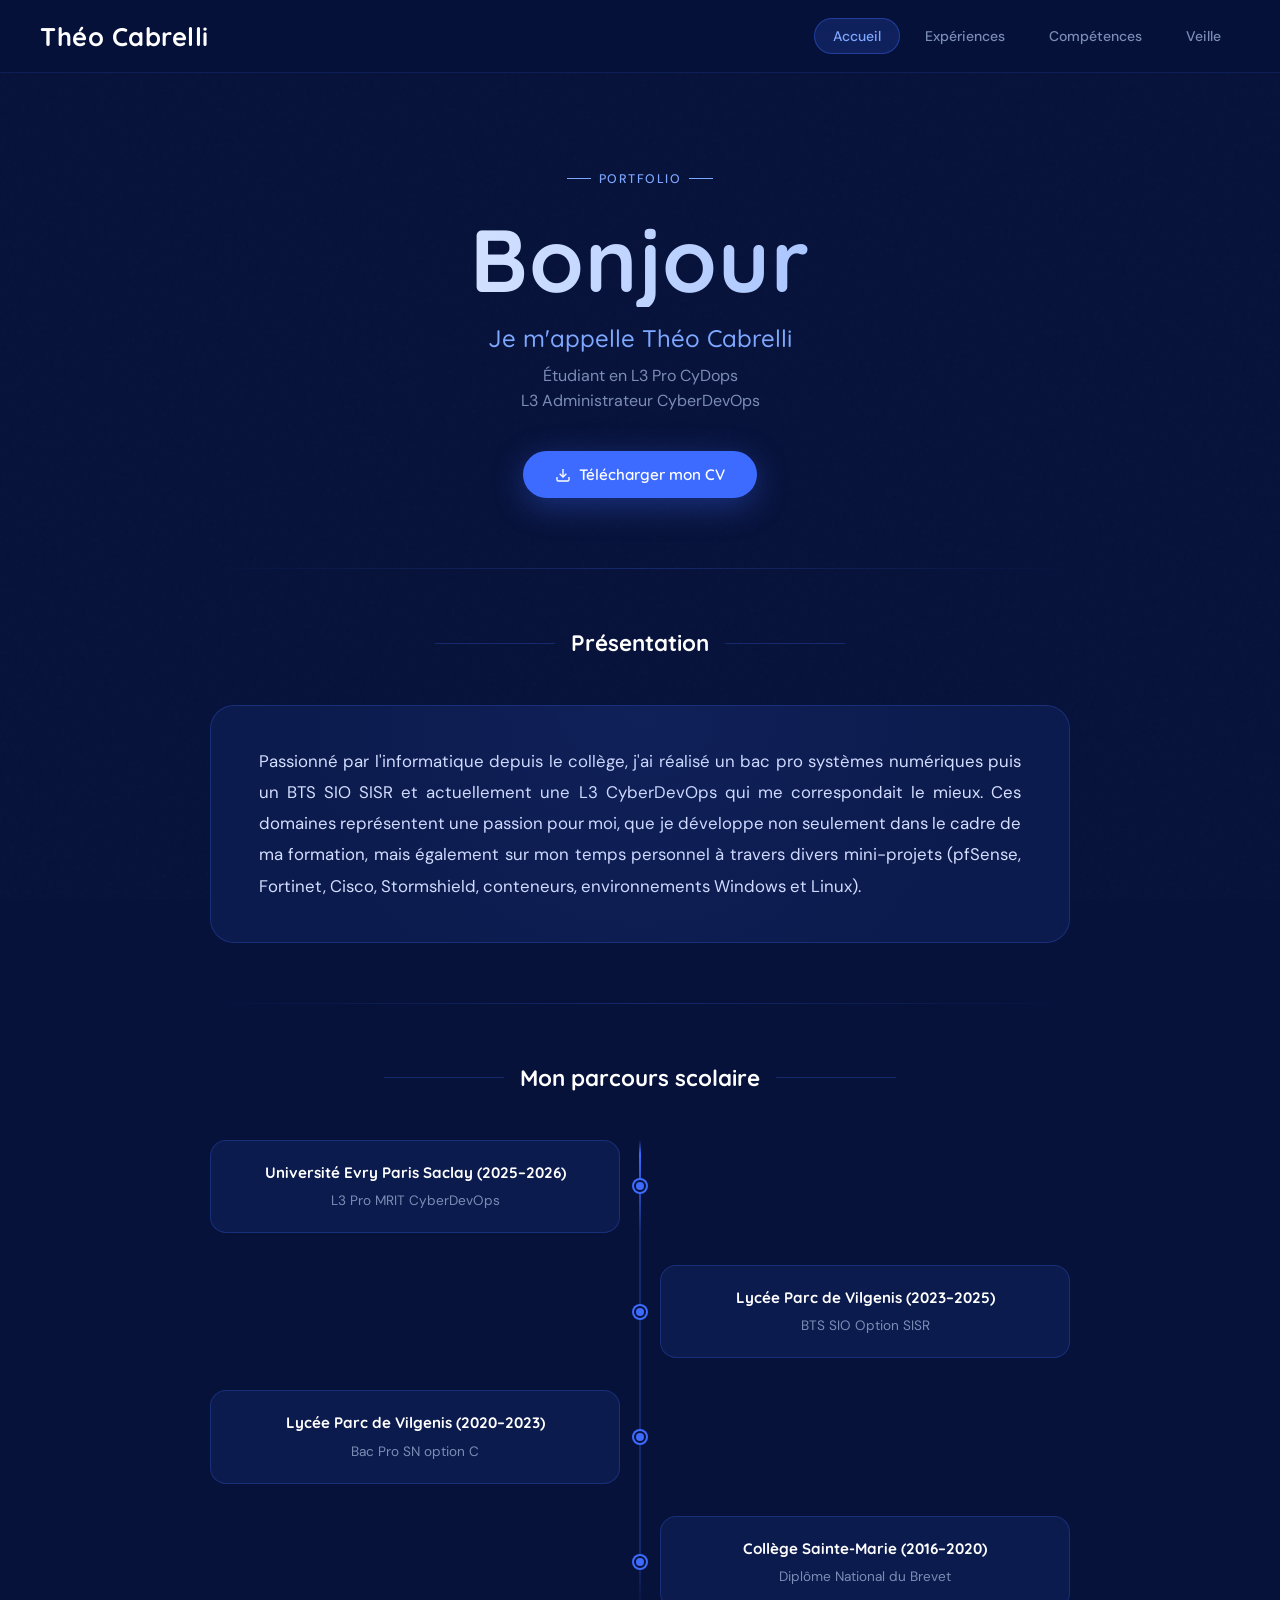
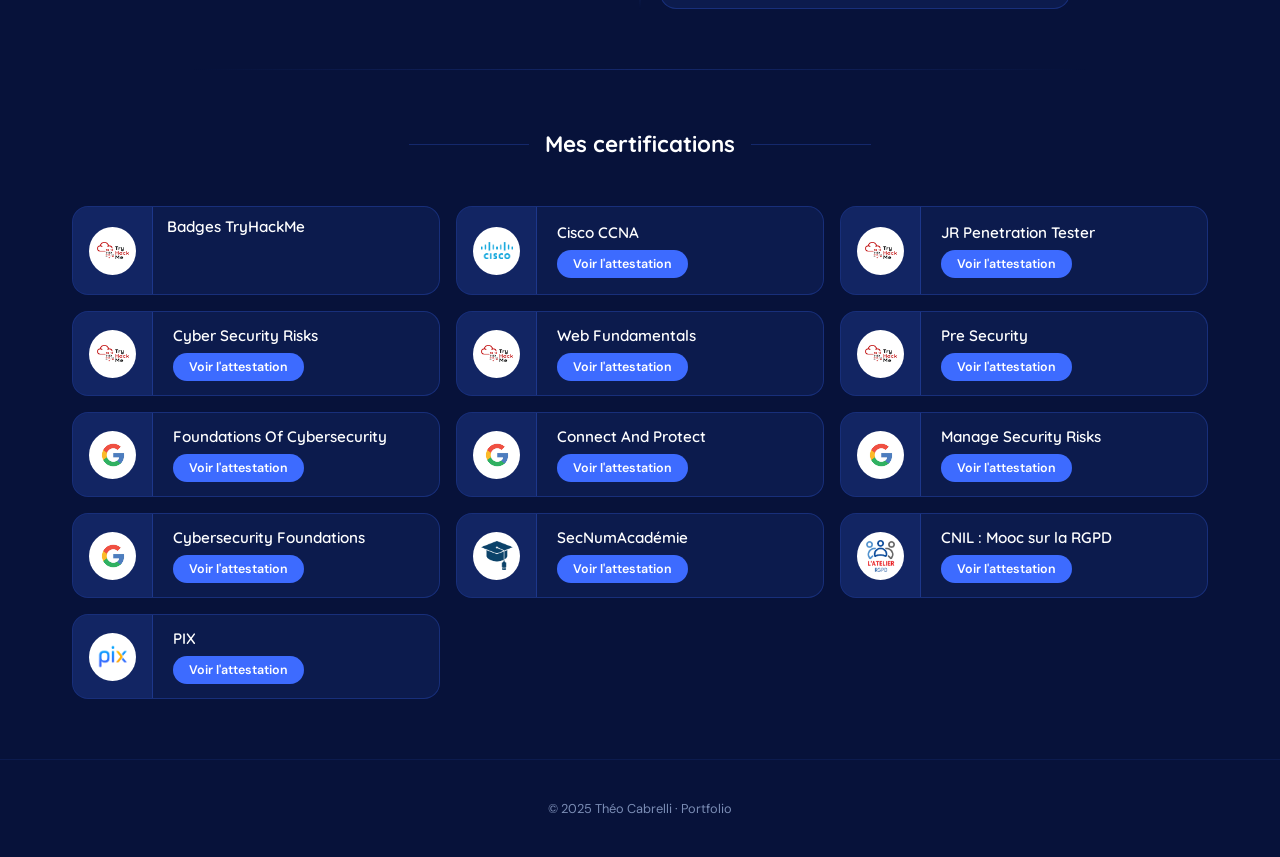
<file: index.html>
<!DOCTYPE html>
<html lang="fr">
<head>
  <meta charset="utf-8">
  <meta name="viewport" content="width=device-width, initial-scale=1.0">
  <title>Théo Cabrelli — Portfolio</title>
  <link rel="preconnect" href="https://fonts.googleapis.com">
  <link href="https://fonts.googleapis.com/css2?family=Quicksand:wght@400;500;600;700&family=DM+Sans:ital,wght@0,300;0,400;0,500;1,300&display=swap" rel="stylesheet">
  <style>
    :root {
      --navy: #07123a;
      --blue: #1230a0;
      --accent: #3d6bff;
      --accent2: #7ea8ff;
      --white: #ffffff;
      --text: #d4deff;
      --muted: #7b8db5;
      --card-bg: #0c1b4d;
      --card-border: rgba(61, 107, 255, 0.25);
      --glow: rgba(61, 107, 255, 0.15);
    }

    * { margin: 0; padding: 0; box-sizing: border-box; }

    body {
      font-family: 'DM Sans', sans-serif;
      background-color: var(--navy);
      color: var(--text);
      min-height: 100vh;
      overflow-x: hidden;
    }

    body::before {
      content: '';
      position: fixed;
      inset: 0;
      background-image: url("data:image/svg+xml,%3Csvg viewBox='0 0 256 256' xmlns='http://www.w3.org/2000/svg'%3E%3Cfilter id='noise'%3E%3CfeTurbulence type='fractalNoise' baseFrequency='0.9' numOctaves='4' stitchTiles='stitch'/%3E%3C/filter%3E%3Crect width='100%25' height='100%25' filter='url(%23noise)' opacity='0.04'/%3E%3C/svg%3E");
      pointer-events: none;
      z-index: 0;
      opacity: 0.5;
    }

    /* ===== NAV ===== */
    header {
      position: sticky;
      top: 0;
      z-index: 100;
      padding: 18px 24px;
      backdrop-filter: blur(20px);
      background: rgba(7, 18, 58, 0.85);
      border-bottom: 1px solid rgba(61, 107, 255, 0.15);
    }

    nav {
      max-width: 1200px;
      margin: 0 auto;
      display: flex;
      align-items: center;
      justify-content: space-between;
      flex-wrap: wrap;
      gap: 12px;
    }

    .nom {
      font-family: 'Quicksand', sans-serif;
      font-weight: 700;
      font-size: 1.6rem;
      color: var(--white);
      letter-spacing: 0.02em;
    }

    .nav-links {
      display: flex;
      gap: 6px;
      flex-wrap: wrap;
    }

    .nav-links a {
      font-family: 'DM Sans', sans-serif;
      font-size: 0.875rem;
      font-weight: 500;
      color: var(--muted);
      text-decoration: none;
      padding: 8px 18px;
      border-radius: 50px;
      border: 1px solid transparent;
      transition: all 0.25s ease;
    }

    .nav-links a:hover,
    .nav-links a.active {
      color: var(--white);
      border-color: var(--card-border);
      background: rgba(61, 107, 255, 0.12);
    }

    .nav-links a.active {
      color: var(--accent2);
      background: rgba(61, 107, 255, 0.18);
      border-color: rgba(61, 107, 255, 0.4);
    }

    /* ===== HERO ===== */
    .hero {
      max-width: 1200px;
      margin: 0 auto;
      padding: 90px 32px 70px;
      position: relative;
      z-index: 1;
      text-align: center;
    }

    .hero-label {
      display: inline-flex;
      align-items: center;
      gap: 8px;
      font-size: 0.78rem;
      font-weight: 500;
      letter-spacing: 0.12em;
      text-transform: uppercase;
      color: var(--accent2);
      margin-bottom: 24px;
    }

    .hero-label::before,
    .hero-label::after {
      content: '';
      width: 24px;
      height: 1px;
      background: var(--accent2);
    }

    .hero h1 {
      font-family: 'Quicksand', sans-serif;
      font-size: clamp(2.8rem, 7vw, 5.5rem);
      font-weight: 700;
      color: var(--white);
      line-height: 1.1;
      letter-spacing: 0.01em;
      margin-bottom: 16px;
      background: linear-gradient(90deg, #ffffff, var(--accent2), #ffffff);
      background-size: 200% auto;
      -webkit-background-clip: text;
      -webkit-text-fill-color: transparent;
      background-clip: text;
      animation: shine 4s linear infinite;
    }

    @keyframes shine {
      to { background-position: 200% center; }
    }

    .hero h2 {
      font-family: 'Quicksand', sans-serif;
      font-size: clamp(1.1rem, 2.5vw, 1.5rem);
      font-weight: 500;
      color: var(--accent2);
      margin-bottom: 12px;
    }

    .hero p {
      font-size: 1rem;
      color: var(--muted);
      margin-bottom: 4px;
    }

    .hero-cta {
      margin-top: 36px;
      display: inline-flex;
      align-items: center;
      gap: 8px;
      background: var(--accent);
      color: white;
      font-family: 'Quicksand', sans-serif;
      font-weight: 600;
      font-size: 0.95rem;
      padding: 14px 32px;
      border-radius: 50px;
      text-decoration: none;
      transition: all 0.3s ease;
      box-shadow: 0 8px 32px rgba(61, 107, 255, 0.35);
    }

    .hero-cta:hover {
      transform: translateY(-3px);
      box-shadow: 0 12px 40px rgba(61, 107, 255, 0.5);
      background: #5580ff;
    }

    /* ===== DIVIDER ===== */
    .divider {
      max-width: 900px;
      margin: 0 auto;
      height: 1px;
      background: linear-gradient(to right, transparent, var(--card-border), transparent);
      position: relative;
      z-index: 1;
    }

    /* ===== SECTIONS ===== */
    .section {
      max-width: 1200px;
      margin: 0 auto;
      padding: 60px 32px;
      position: relative;
      z-index: 1;
    }

    .section-label {
      display: flex;
      align-items: center;
      justify-content: center;
      gap: 16px;
      margin-bottom: 48px;
    }

    .section-label::before,
    .section-label::after {
      content: '';
      flex: 1;
      max-width: 120px;
      height: 1px;
      background: var(--card-border);
    }

    .section-label h3 {
      font-family: 'Quicksand', sans-serif;
      font-size: 1.4rem;
      font-weight: 700;
      color: var(--white);
      white-space: nowrap;
    }

    /* ===== PRÉSENTATION ===== */
    .presentation-box {
      background: var(--card-bg);
      border: 1px solid var(--card-border);
      border-radius: 24px;
      padding: 40px 48px;
      max-width: 860px;
      margin: 0 auto;
      text-align: center;
      position: relative;
      overflow: hidden;
    }

    .presentation-box::before {
      content: '';
      position: absolute;
      inset: 0;
      background: radial-gradient(circle at top center, rgba(61,107,255,0.07), transparent 70%);
      pointer-events: none;
    }

    .presentation-box p {
      font-size: 1.05rem;
      line-height: 1.85;
      color: var(--text);
      text-align: justify;
    }

    .presentation-box strong {
      color: var(--accent2);
      font-weight: 600;
    }

    /* ===== TIMELINE SCOLAIRE ===== */
    .timeline-wrap {
      position: relative;
      max-width: 860px;
      margin: 0 auto;
    }

    .timeline-wrap::before {
      content: '';
      position: absolute;
      left: 50%;
      top: 0;
      bottom: 0;
      width: 2px;
      background: linear-gradient(to bottom, transparent, var(--accent) 3%, var(--card-border) 20%, var(--card-border) 90%, transparent);
      transform: translateX(-50%);
      z-index: 0;
    }

    .timeline-sco {
      display: flex;
      flex-direction: column;
      gap: 32px;
      position: relative;
      z-index: 1;
    }

    .evt-sco {
      display: grid;
      grid-template-columns: 1fr 40px 1fr;
      align-items: center;
      opacity: 0;
      transform: translateY(20px);
      animation: fadeUp 0.5s ease forwards;
    }

    .evt-sco:nth-child(1) { animation-delay: 0.1s; }
    .evt-sco:nth-child(2) { animation-delay: 0.2s; }
    .evt-sco:nth-child(3) { animation-delay: 0.3s; }
    .evt-sco:nth-child(4) { animation-delay: 0.4s; }

    @keyframes fadeUp {
      to { opacity: 1; transform: translateY(0); }
    }

    .cadre-sco { grid-column: auto; }

    .sco-dot {
      display: flex;
      justify-content: center;
      grid-column: 2;
      grid-row: 1;
    }

    /* odd = cadre GAUCHE */
    .evt-sco:nth-child(odd) .cadre-sco  { grid-column: 1; grid-row: 1; }
    .evt-sco:nth-child(odd) .sco-empty  { grid-column: 3; grid-row: 1; }

    /* even = cadre DROITE */
    .evt-sco:nth-child(even) .cadre-sco { grid-column: 3; grid-row: 1; }
    .evt-sco:nth-child(even) .sco-empty { grid-column: 1; grid-row: 1; }

    .sco-dot-inner {
      width: 12px;
      height: 12px;
      border-radius: 50%;
      background: var(--accent);
      border: 2px solid var(--navy);
      box-shadow: 0 0 0 2px var(--accent);
    }

    .cadre-sco {
      background: var(--card-bg);
      border: 1px solid var(--card-border);
      border-radius: 16px;
      padding: 20px 24px;
      font-size: 0.9rem;
      line-height: 1.6;
      transition: all 0.3s ease;
      text-align: center;
    }

    .cadre-sco:hover {
      border-color: rgba(61,107,255,0.5);
      transform: translateY(-3px);
      box-shadow: 0 12px 32px rgba(0,0,0,0.25);
    }

    .cadre-sco strong {
      display: block;
      font-family: 'Quicksand', sans-serif;
      font-weight: 700;
      color: var(--white);
      font-size: 0.95rem;
      margin-bottom: 4px;
    }

    .cadre-sco span {
      color: var(--muted);
      font-size: 0.85rem;
    }

    /* ===== CERTIFICATIONS ===== */
    .cert-grid {
      display: grid;
      grid-template-columns: repeat(auto-fit, minmax(360px, 1fr));
      gap: 16px;
    }

    .cadre-cert {
      display: flex;
      align-items: center;
      gap: 0;
      background: var(--card-bg);
      border: 1px solid var(--card-border);
      border-radius: 16px;
      overflow: hidden;
      min-height: 80px;
      transition: all 0.3s ease;
    }

    .cadre-cert:hover {
      border-color: rgba(61,107,255,0.5);
      transform: translateY(-3px);
      box-shadow: 0 12px 32px rgba(0,0,0,0.3);
    }

    .cadre-gauche {
      background: rgba(61, 107, 255, 0.12);
      border-right: 1px solid var(--card-border);
      padding: 16px;
      display: flex;
      align-items: center;
      justify-content: center;
      width: 80px;
      flex-shrink: 0;
      align-self: stretch;
    }

    .rond-blanc {
      width: 48px;
      height: 48px;
      background: white;
      border-radius: 50%;
      display: flex;
      justify-content: center;
      align-items: center;
      overflow: hidden;
    }

    .rond-blanc img {
      width: 32px;
      height: 32px;
      object-fit: contain;
    }

    .cadre-droit {
      padding: 14px 20px;
      flex: 1;
      display: flex;
      flex-direction: column;
      justify-content: center;
      gap: 8px;
    }

    .cadre-droit p {
      font-family: 'Quicksand', sans-serif;
      font-weight: 600;
      font-size: 0.95rem;
      color: var(--white);
      margin: 0;
    }

    .bouton {
      display: inline-block;
      background: var(--accent);
      color: white;
      padding: 6px 16px;
      border-radius: 50px;
      text-decoration: none;
      font-size: 0.78rem;
      font-weight: 600;
      width: fit-content;
      transition: all 0.25s ease;
    }

    .bouton:hover {
      background: #5580ff;
      transform: translateY(-1px);
    }

    /* ===== FOOTER ===== */
    footer {
      text-align: center;
      padding: 40px;
      font-size: 0.8rem;
      color: var(--muted);
      border-top: 1px solid rgba(61,107,255,0.1);
      position: relative;
      z-index: 1;
    }

    /* ===== RESPONSIVE ===== */
    @media (max-width: 860px) {
      .timeline-wrap::before { display: none; }
      .evt-sco { display: flex; flex-direction: column; }
      .sco-empty, .sco-dot { display: none; }
      .cadre-sco { width: 100%; }
      .cert-grid { grid-template-columns: 1fr; }
      .presentation-box { padding: 28px 24px; }
    }

    @media (max-width: 600px) {
      nav { flex-direction: column; }
      .nav-links { justify-content: center; }
      .hero { padding: 60px 20px 50px; }
      .section { padding: 40px 20px; }
    }
  </style>
</head>
<body>

<header>
  <nav>
    <div class="nom">Théo Cabrelli</div>
    <div class="nav-links">
      <a href="index.html" class="active">Accueil</a>
      <a href="experiences.html">Expériences</a>
      <a href="competences.html">Compétences</a>
      <a href="veille_technologique.html">Veille</a>
    </div>
  </nav>
</header>

<!-- HERO -->
<section class="hero">
  <div class="hero-label">Portfolio</div>
  <h1>Bonjour</h1>
  <h2>Je m'appelle Théo Cabrelli</h2>
  <p>Étudiant en L3 Pro CyDops</p>
  <p>L3 Administrateur CyberDevOps</p>
  <a href="documents/CV_Theo_Cabrelli.pdf" class="hero-cta">
    <svg width="16" height="16" fill="none" stroke="currentColor" stroke-width="2" viewBox="0 0 24 24"><path d="M21 15v4a2 2 0 01-2 2H5a2 2 0 01-2-2v-4"/><polyline points="7 10 12 15 17 10"/><line x1="12" y1="15" x2="12" y2="3"/></svg>
    Télécharger mon CV
  </a>
</section>

<div class="divider"></div>

<!-- PRÉSENTATION -->
<section class="section">
  <div class="section-label"><h3>Présentation</h3></div>
  <div class="presentation-box">
    <p>
      Passionné par l'informatique depuis le collège, j'ai réalisé un bac pro systèmes numériques puis un BTS SIO SISR et actuellement une L3 CyberDevOps qui me correspondait le mieux. Ces domaines représentent une passion pour moi, que je développe non seulement dans le cadre de ma formation, mais également sur mon temps personnel à travers divers mini-projets (pfSense, Fortinet, Cisco, Stormshield, conteneurs, environnements Windows et Linux).
    </p>
  </div>
</section>

<div class="divider"></div>

<!-- PARCOURS SCOLAIRE -->
<section class="section">
  <div class="section-label"><h3>Mon parcours scolaire</h3></div>
  <div class="timeline-wrap">
    <div class="timeline-sco">

      <div class="evt-sco">
        <div class="cadre-sco">
          <strong>Université Evry Paris Saclay (2025–2026)</strong>
          <span>L3 Pro MRIT CyberDevOps</span>
        </div>
        <div class="sco-dot"><div class="sco-dot-inner"></div></div>
        <div class="sco-empty"></div>
      </div>

      <div class="evt-sco">
        <div class="cadre-sco">
          <strong>Lycée Parc de Vilgenis (2023–2025)</strong>
          <span>BTS SIO Option SISR</span>
        </div>
        <div class="sco-dot"><div class="sco-dot-inner"></div></div>
        <div class="sco-empty"></div>
      </div>

      <div class="evt-sco">
        <div class="cadre-sco">
          <strong>Lycée Parc de Vilgenis (2020–2023)</strong>
          <span>Bac Pro SN option C</span>
        </div>
        <div class="sco-dot"><div class="sco-dot-inner"></div></div>
        <div class="sco-empty"></div>
      </div>

      <div class="evt-sco">
        <div class="cadre-sco">
          <strong>Collège Sainte-Marie (2016–2020)</strong>
          <span>Diplôme National du Brevet</span>
        </div>
        <div class="sco-dot"><div class="sco-dot-inner"></div></div>
        <div class="sco-empty"></div>
      </div>

    </div>
  </div>
</section>

<div class="divider"></div>

<!-- CERTIFICATIONS -->
<section class="section">
  <div class="section-label"><h3>Mes certifications</h3></div>
  <div class="cert-grid">

    <div class="cadre-cert">
      <div class="cadre-gauche"><div class="rond-blanc"><img src="images/thm_logo.png" alt="TryHackMe"></div></div>
      <div class="cadre-droit" style="overflow: hidden; padding: 10px 14px;">
        <p>Badges TryHackMe</p>
        <div style="width: 100%; overflow: hidden; height: 36px; margin-top: 4px;">
         <iframe src="https://tryhackme.com/api/v2/badges/public-profile?userPublicId=1260515"
            style="border:none; width: 600px; height: 150px; transform: scale(0.40); transform-origin: top left">
          </iframe>

        </div>
      </div>
    </div>

    <div class="cadre-cert">
      <div class="cadre-gauche"><div class="rond-blanc"><img src="images/Cisco_logo.png" alt="Cisco"></div></div>
      <div class="cadre-droit">
        <p>Cisco CCNA</p>
        <a href="documents/certifications/certificate_theo_cabrelli.pdf" class="bouton">Voir l'attestation</a>
      </div>
    </div>

    <div class="cadre-cert">
      <div class="cadre-gauche"><div class="rond-blanc"><img src="images/thm_logo.png" alt="THM"></div></div>
      <div class="cadre-droit">
        <p>JR Penetration Tester</p>
        <a href="documents/certifications/THM/THM_JR_Penetration_Tester.pdf" class="bouton">Voir l'attestation</a>
      </div>
    </div>

    <div class="cadre-cert">
      <div class="cadre-gauche"><div class="rond-blanc"><img src="images/thm_logo.png" alt="THM"></div></div>
      <div class="cadre-droit">
        <p>Cyber Security Risks</p>
        <a href="documents/certifications/THM/THM-Cyber_Security_101.pdf" class="bouton">Voir l'attestation</a>
      </div>
    </div>

    <div class="cadre-cert">
      <div class="cadre-gauche"><div class="rond-blanc"><img src="images/thm_logo.png" alt="THM"></div></div>
      <div class="cadre-droit">
        <p>Web Fundamentals</p>
        <a href="documents/certifications/THM/THM-Web_Fundamentals.pdf" class="bouton">Voir l'attestation</a>
      </div>
    </div>

    <div class="cadre-cert">
      <div class="cadre-gauche"><div class="rond-blanc"><img src="images/thm_logo.png" alt="THM"></div></div>
      <div class="cadre-droit">
        <p>Pre Security</p>
        <a href="documents/certifications/THM/THM-Pre_Security.pdf" class="bouton">Voir l'attestation</a>
      </div>
    </div>

    <div class="cadre-cert">
      <div class="cadre-gauche"><div class="rond-blanc"><img src="images/logo_google.jpg" alt="Google"></div></div>
      <div class="cadre-droit">
        <p>Foundations Of Cybersecurity</p>
        <a href="documents/certifications/Google/Foundations_Of_Cybersecurity.pdf" class="bouton">Voir l'attestation</a>
      </div>
    </div>

    <div class="cadre-cert">
      <div class="cadre-gauche"><div class="rond-blanc"><img src="images/logo_google.jpg" alt="Google"></div></div>
      <div class="cadre-droit">
        <p>Connect And Protect</p>
        <a href="documents/certifications/Google/connect_and_protect.pdf" class="bouton">Voir l'attestation</a>
      </div>
    </div>

    <div class="cadre-cert">
      <div class="cadre-gauche"><div class="rond-blanc"><img src="images/logo_google.jpg" alt="Google"></div></div>
      <div class="cadre-droit">
        <p>Manage Security Risks</p>
        <a href="documents/certifications/Google/Manage_Security_Risks.pdf" class="bouton">Voir l'attestation</a>
      </div>
    </div>

    <div class="cadre-cert">
      <div class="cadre-gauche"><div class="rond-blanc"><img src="images/logo_google.jpg" alt="Google"></div></div>
      <div class="cadre-droit">
        <p>Cybersecurity Foundations</p>
        <a href="documents/certifications/Google/Foundations_Of_Cybersecurity.pdf" class="bouton">Voir l'attestation</a>
      </div>
    </div>

    <div class="cadre-cert">
      <div class="cadre-gauche"><div class="rond-blanc"><img src="images/secnum.png" alt="SecNum"></div></div>
      <div class="cadre-droit">
        <p>SecNumAcadémie</p>
        <a href="documents/certifications/SecNumacademie_ANSSI.pdf" class="bouton">Voir l'attestation</a>
      </div>
    </div>

    <div class="cadre-cert">
      <div class="cadre-gauche"><div class="rond-blanc"><img src="images/logo_cnil_rgpd.png" alt="CNIL"></div></div>
      <div class="cadre-droit">
        <p>CNIL : Mooc sur la RGPD</p>
        <a href="documents/certifications/CNIL_Mooc_sur_la_RGPD.pdf" class="bouton">Voir l'attestation</a>
      </div>
    </div>

    <div class="cadre-cert">
      <div class="cadre-gauche"><div class="rond-blanc"><img src="images/Pix_logo.png" alt="PIX"></div></div>
      <div class="cadre-droit">
        <p>PIX</p>
        <a href="documents/certifications/attestation_pix_20230308.pdf" class="bouton">Voir l'attestation</a>
      </div>
    </div>

  </div>
</section>

<footer>
  <p>© 2025 Théo Cabrelli · Portfolio</p>
</footer>

</body>
</html>
</file>
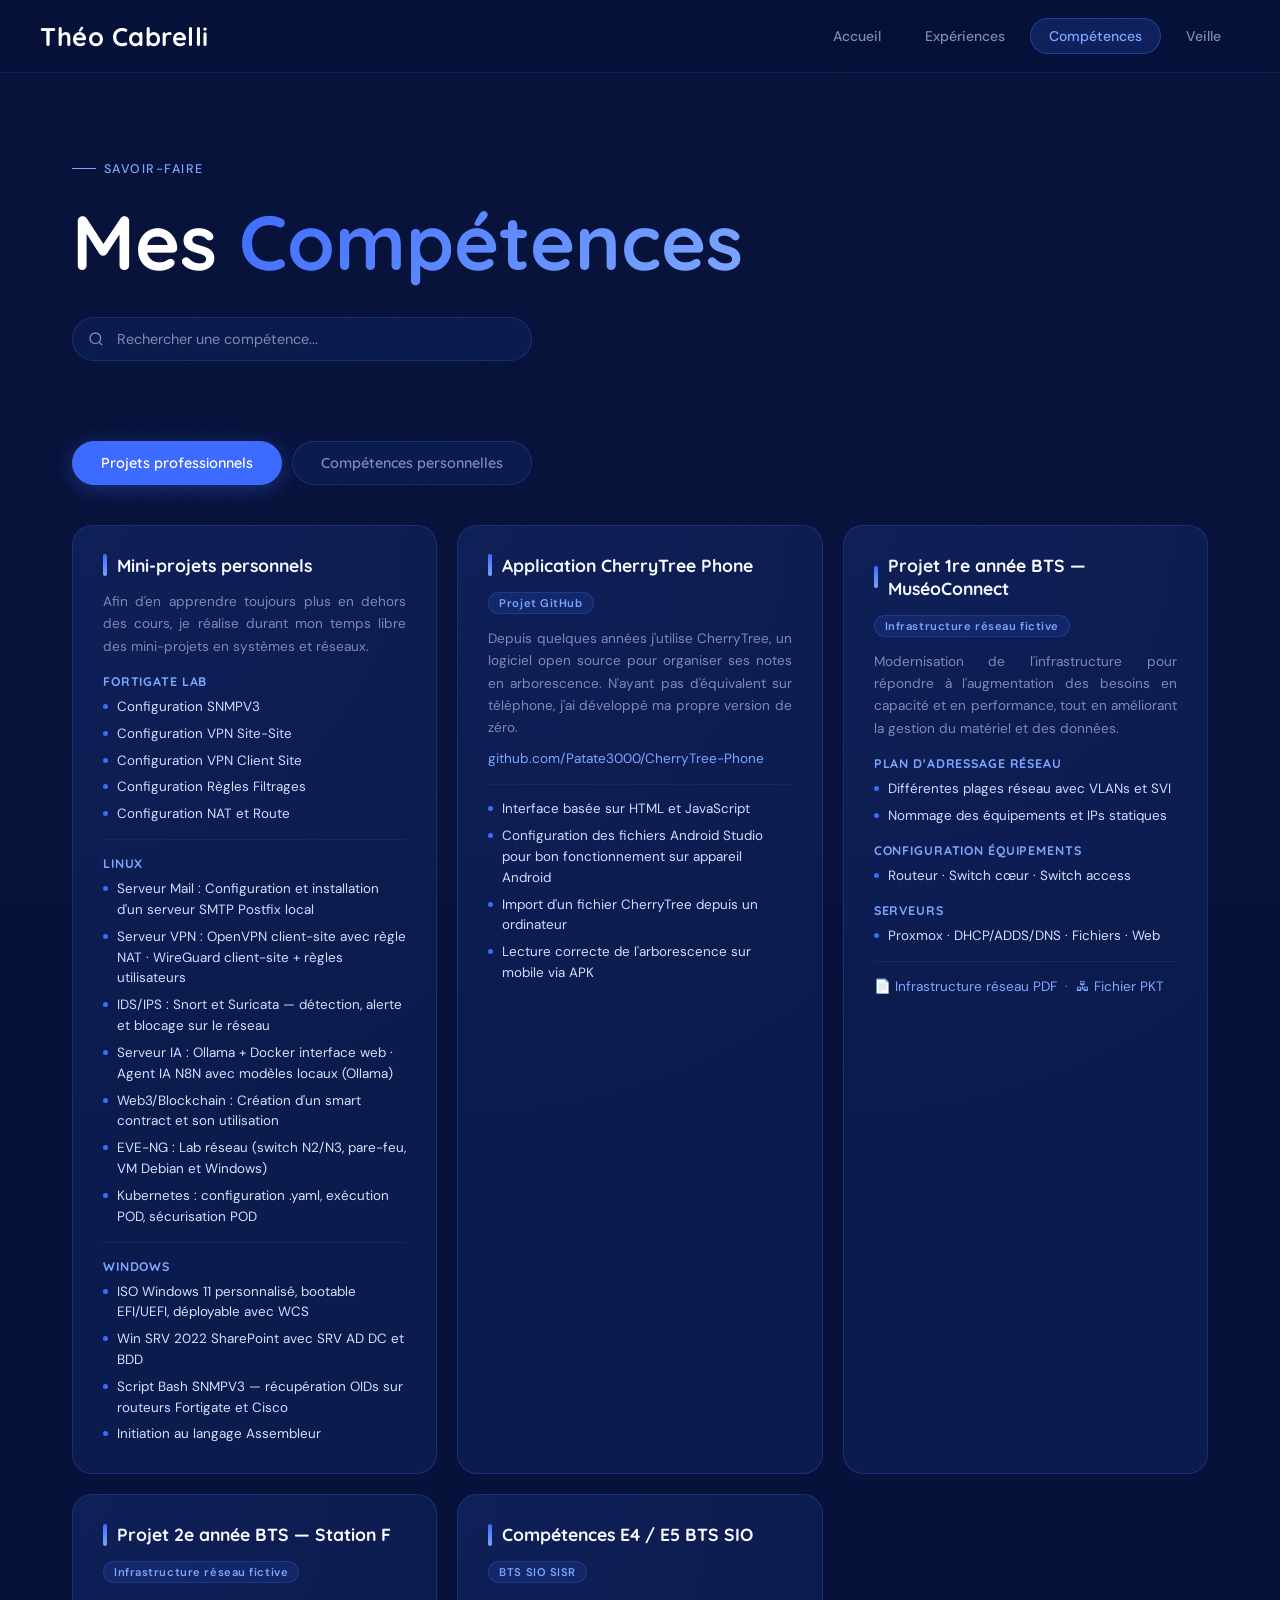
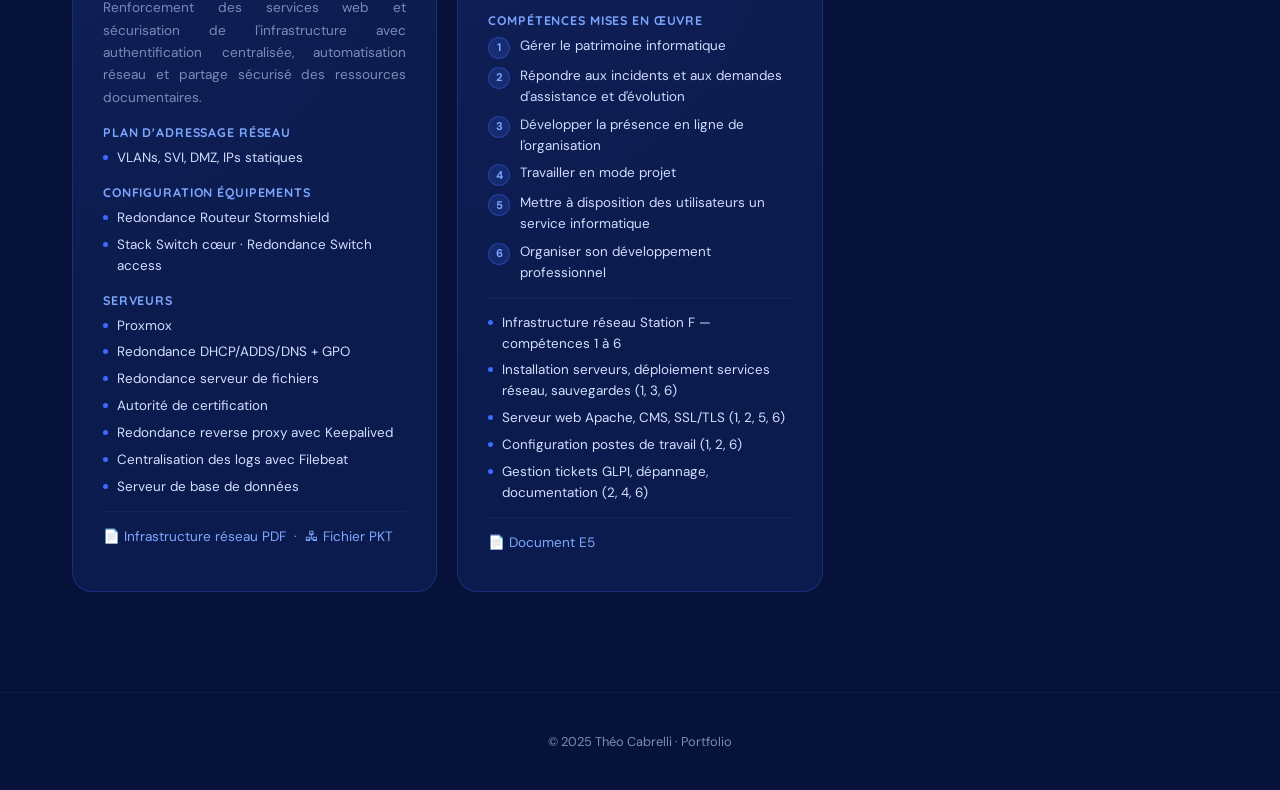
<file: competences.html>
<!DOCTYPE html>
<html lang="fr">
<head>
  <meta charset="utf-8">
  <meta name="viewport" content="width=device-width, initial-scale=1.0">
  <title>Compétences — Théo Cabrelli</title>
  <link rel="preconnect" href="https://fonts.googleapis.com">
  <link href="https://fonts.googleapis.com/css2?family=Quicksand:wght@400;500;600;700&family=DM+Sans:ital,wght@0,300;0,400;0,500;1,300&display=swap" rel="stylesheet">
  <style>
    :root {
      --navy: #07123a;
      --accent: #3d6bff;
      --accent2: #7ea8ff;
      --white: #ffffff;
      --text: #d4deff;
      --muted: #7b8db5;
      --card-bg: #0c1b4d;
      --card-border: rgba(61, 107, 255, 0.25);
    }

    * { margin: 0; padding: 0; box-sizing: border-box; }

    body {
      font-family: 'DM Sans', sans-serif;
      background-color: var(--navy);
      color: var(--text);
      min-height: 100vh;
      overflow-x: hidden;
    }

    body::before {
      content: '';
      position: fixed;
      inset: 0;
      background-image: url("data:image/svg+xml,%3Csvg viewBox='0 0 256 256' xmlns='http://www.w3.org/2000/svg'%3E%3Cfilter id='noise'%3E%3CfeTurbulence type='fractalNoise' baseFrequency='0.9' numOctaves='4' stitchTiles='stitch'/%3E%3C/filter%3E%3Crect width='100%25' height='100%25' filter='url(%23noise)' opacity='0.04'/%3E%3C/svg%3E");
      pointer-events: none;
      z-index: 0;
      opacity: 0.5;
    }

    /* NAV */
    header {
      position: sticky; top: 0; z-index: 100;
      padding: 18px 24px;
      backdrop-filter: blur(20px);
      background: rgba(7, 18, 58, 0.85);
      border-bottom: 1px solid rgba(61, 107, 255, 0.15);
    }
    nav {
      max-width: 1200px; margin: 0 auto;
      display: flex; align-items: center; justify-content: space-between;
      flex-wrap: wrap; gap: 12px;
    }
    .nom {
      font-family: 'Quicksand', sans-serif;
      font-weight: 700; font-size: 1.6rem;
      color: var(--white); letter-spacing: 0.02em;
    }
    .nav-links { display: flex; gap: 6px; flex-wrap: wrap; }
    .nav-links a {
      font-size: 0.875rem; font-weight: 500; color: var(--muted);
      text-decoration: none; padding: 8px 18px;
      border-radius: 50px; border: 1px solid transparent;
      transition: all 0.25s ease;
    }
    .nav-links a:hover { color: var(--white); border-color: var(--card-border); background: rgba(61,107,255,0.12); }
    .nav-links a.active { color: var(--accent2); background: rgba(61,107,255,0.18); border-color: rgba(61,107,255,0.4); }

    /* HERO */
    .hero {
      max-width: 1200px; margin: 0 auto;
      padding: 80px 32px 40px;
      position: relative; z-index: 1;
    }
    .hero-label {
      display: inline-flex; align-items: center; gap: 8px;
      font-size: 0.78rem; font-weight: 500;
      letter-spacing: 0.12em; text-transform: uppercase;
      color: var(--accent2); margin-bottom: 20px;
    }
    .hero-label::before { content: ''; width: 24px; height: 1px; background: var(--accent2); }
    .hero h1 {
      font-family: 'Quicksand', sans-serif;
      font-size: clamp(2.8rem, 6vw, 5rem);
      font-weight: 700; color: var(--white);
      line-height: 1.15; margin-bottom: 32px;
    }
    .hero h1 span {
      background: linear-gradient(135deg, var(--accent), var(--accent2));
      -webkit-background-clip: text; -webkit-text-fill-color: transparent; background-clip: text;
    }

    /* SEARCH */
    .search-wrap { position: relative; max-width: 460px; }
    .search-wrap input {
      width: 100%; background: var(--card-bg);
      border: 1px solid var(--card-border); border-radius: 50px;
      padding: 12px 20px 12px 44px;
      font-family: 'DM Sans', sans-serif; font-size: 0.9rem;
      color: var(--white); outline: none; transition: border-color 0.25s;
    }
    .search-wrap input::placeholder { color: var(--muted); }
    .search-wrap input:focus { border-color: rgba(61,107,255,0.5); box-shadow: 0 0 0 3px rgba(61,107,255,0.1); }
    .search-icon {
      position: absolute; left: 16px; top: 50%;
      transform: translateY(-50%); color: var(--muted); pointer-events: none;
    }
    .suggestions {
      position: fixed;
      background: var(--card-bg); border: 1px solid var(--card-border);
      border-radius: 16px; overflow: hidden; z-index: 9999; display: none;
      box-shadow: 0 16px 40px rgba(0,0,0,0.7); max-height: 320px; overflow-y: auto;
      scrollbar-width: thin;
      scrollbar-color: rgba(61, 107, 255, 0.4) transparent;
    }

    .suggestions::-webkit-scrollbar {
      width: 4px;
    }

    .suggestions::-webkit-scrollbar-track {
      background: transparent;
      margin: 8px 0;
    }

    .suggestions::-webkit-scrollbar-thumb {
      background: rgba(61, 107, 255, 0.4);
      border-radius: 4px;
    }

    .suggestions::-webkit-scrollbar-thumb:hover {
      background: rgba(61, 107, 255, 0.7);
    }
    .suggestion-item {
      padding: 10px 18px; font-size: 0.83rem; color: var(--text);
      cursor: pointer; border-bottom: 1px solid rgba(61,107,255,0.08);
      transition: background 0.2s; line-height: 1.4;
    }
    .suggestion-item:last-child { border-bottom: none; }
    .suggestion-item:hover { background: rgba(61,107,255,0.12); color: var(--white); }

    /* TABS */
    .main-wrap {
      max-width: 1200px; margin: 0 auto;
      padding: 40px 32px 100px;
      position: relative; z-index: 1;
    }
    .tabs { display: flex; gap: 10px; margin-bottom: 40px; flex-wrap: wrap; }
    .tab-btn {
      font-family: 'Quicksand', sans-serif; font-weight: 600; font-size: 0.9rem;
      padding: 12px 28px; border-radius: 50px;
      border: 1px solid var(--card-border); background: var(--card-bg);
      color: var(--muted); cursor: pointer; transition: all 0.25s ease;
    }
    .tab-btn:hover { color: var(--white); border-color: rgba(61,107,255,0.5); }
    .tab-btn.active { background: var(--accent); border-color: var(--accent); color: var(--white); box-shadow: 0 4px 20px rgba(61,107,255,0.35); }

    /* GRID */
    .cards-grid {
      display: grid;
      grid-template-columns: repeat(auto-fill, minmax(360px, 1fr));
      gap: 20px;
    }

    /* CARD */
    .comp-card {
      background: var(--card-bg); border: 1px solid var(--card-border);
      border-radius: 20px; padding: 28px 30px;
      transition: all 0.3s ease; position: relative; overflow: hidden;
      opacity: 0; transform: translateY(20px);
      animation: fadeUp 0.5s ease forwards;
    }
    .comp-card:nth-child(1) { animation-delay: 0.05s; }
    .comp-card:nth-child(2) { animation-delay: 0.10s; }
    .comp-card:nth-child(3) { animation-delay: 0.15s; }
    .comp-card:nth-child(4) { animation-delay: 0.20s; }
    .comp-card:nth-child(5) { animation-delay: 0.25s; }
    .comp-card:nth-child(6) { animation-delay: 0.30s; }

    @keyframes fadeUp { to { opacity: 1; transform: translateY(0); } }

    .comp-card::before {
      content: ''; position: absolute; inset: 0;
      background: radial-gradient(circle at top left, rgba(61,107,255,0.06), transparent 60%);
      pointer-events: none;
    }
    .comp-card:hover {
      border-color: rgba(61,107,255,0.5);
      box-shadow: 0 12px 40px rgba(0,0,0,0.3);
      transform: translateY(-4px);
    }
    .comp-card h2 {
      font-family: 'Quicksand', sans-serif; font-size: 1.1rem; font-weight: 700;
      color: var(--white); margin-bottom: 14px;
      display: flex; align-items: center; gap: 10px; line-height: 1.3;
    }
    .comp-card h2::before {
      content: ''; width: 4px; height: 22px;
      background: linear-gradient(to bottom, var(--accent), var(--accent2));
      border-radius: 4px; flex-shrink: 0;
    }
    .comp-card h3 {
      font-family: 'Quicksand', sans-serif; font-size: 0.78rem; font-weight: 700;
      color: var(--accent2); text-transform: uppercase;
      letter-spacing: 0.07em; margin: 16px 0 8px;
    }
    .comp-card p {
      font-size: 0.85rem; color: var(--muted); line-height: 1.65; margin-bottom: 8px;
    }
    .comp-card a { color: var(--accent2); text-decoration: none; font-size: 0.85rem; }
    .comp-card a:hover { text-decoration: underline; }

    .comp-card ul { list-style: none; display: flex; flex-direction: column; gap: 6px; }
    .comp-card ul li {
      font-size: 0.84rem; color: var(--text);
      display: flex; gap: 9px; align-items: flex-start; line-height: 1.55;
    }
    .comp-card ul li::before {
      content: ''; width: 5px; height: 5px; border-radius: 50%;
      background: var(--accent); flex-shrink: 0; margin-top: 7px;
    }

    .num-list { list-style: none; counter-reset: step; display: flex; flex-direction: column; gap: 7px; }
    .num-list li {
      font-size: 0.84rem; color: var(--text);
      display: flex; gap: 10px; align-items: flex-start;
      line-height: 1.55; counter-increment: step;
    }
    .num-list li::before {
      content: counter(step); min-width: 20px; height: 20px;
      border-radius: 50%; background: rgba(61,107,255,0.18);
      border: 1px solid rgba(61,107,255,0.35);
      display: flex; align-items: center; justify-content: center;
      font-size: 0.7rem; font-weight: 700; color: var(--accent2);
      flex-shrink: 0; margin-top: 1px;
    }

    .divider-c { height: 1px; background: rgba(61,107,255,0.12); margin: 14px 0; }

    .tag {
      display: inline-block; font-size: 0.7rem; font-weight: 600;
      letter-spacing: 0.05em; padding: 3px 10px; border-radius: 50px;
      background: rgba(61,107,255,0.12); border: 1px solid rgba(61,107,255,0.25);
      color: var(--accent2); margin-bottom: 14px;
    }

    .text-scan {
      display: inline; border-radius: 3px;
      animation: scanAnim 2s ease;
    }
    @keyframes scanAnim {
      0%   { background: rgba(61,107,255,0.45); }
      100% { background: transparent; }
    }

    /* FOOTER */
    footer {
      text-align: center; padding: 40px;
      font-size: 0.8rem; color: var(--muted);
      border-top: 1px solid rgba(61,107,255,0.1);
      position: relative; z-index: 1;
    }

    /* RESPONSIVE */
    @media (max-width: 860px) { .cards-grid { grid-template-columns: 1fr; } }
    @media (max-width: 600px) {
      .hero { padding: 48px 20px 32px; }
      .main-wrap { padding: 24px 16px 60px; }
      nav { flex-direction: column; }
      .nav-links { justify-content: center; }
    }
  </style>
</head>
<body>

<header>
  <nav>
    <div class="nom">Théo Cabrelli</div>
    <div class="nav-links">
      <a href="index.html">Accueil</a>
      <a href="experiences.html">Expériences</a>
      <a href="competences.html" class="active">Compétences</a>
      <a href="veille_technologique.html">Veille</a>
    </div>
  </nav>
</header>

<section class="hero">
  <div class="hero-label">Savoir-faire</div>
  <h1>Mes <span>Compétences</span></h1>
  <div class="search-wrap">
    <svg class="search-icon" width="16" height="16" fill="none" stroke="currentColor" stroke-width="2" viewBox="0 0 24 24"><circle cx="11" cy="11" r="8"/><path d="M21 21l-4.35-4.35"/></svg>
    <input type="text" id="searchInput" placeholder="Rechercher une compétence..." oninput="searchText()">
  </div>
</section>

<div class="main-wrap">
  <div class="tabs">
    <button class="tab-btn active" onclick="switchTab('pro', this)">Projets professionnels</button>
    <button class="tab-btn" onclick="switchTab('perso', this)">Compétences personnelles</button>
  </div>

  <!-- PROJETS PROFESSIONNELS -->
  <div id="panel-pro" class="cards-grid">

    <div class="comp-card">
      <h2>Mini-projets personnels</h2>
      <p style="text-align: justify;">Afin d'en apprendre toujours plus en dehors des cours, je réalise durant mon temps libre des mini-projets en systèmes et réseaux.</p>
      <h3>Fortigate Lab</h3>
      <ul>
        <li>Configuration SNMPV3</li>
        <li>Configuration VPN Site-Site</li>
        <li>Configuration VPN Client Site</li>
        <li>Configuration Règles Filtrages</li>
        <li>Configuration NAT et Route</li>
      </ul>
      <div class="divider-c"></div>
      <h3>Linux</h3>
      <ul>
        <li>Serveur Mail : Configuration et installation d'un serveur SMTP Postfix local</li>
        <li>Serveur VPN : OpenVPN client-site avec règle NAT · WireGuard client-site + règles utilisateurs</li>
        <li>IDS/IPS : Snort et Suricata — détection, alerte et blocage sur le réseau</li>
        <li>Serveur IA : Ollama + Docker interface web · Agent IA N8N avec modèles locaux (Ollama)</li>
        <li>Web3/Blockchain : Création d'un smart contract et son utilisation</li>
        <li>EVE-NG : Lab réseau (switch N2/N3, pare-feu, VM Debian et Windows)</li>
        <li>Kubernetes : configuration .yaml, exécution POD, sécurisation POD</li>
      </ul>
      <div class="divider-c"></div>
      <h3>Windows</h3>
      <ul>
        <li>ISO Windows 11 personnalisé, bootable EFI/UEFI, déployable avec WCS</li>
        <li>Win SRV 2022 SharePoint avec SRV AD DC et BDD</li>
        <li>Script Bash SNMPV3 — récupération OIDs sur routeurs Fortigate et Cisco</li>
        <li>Initiation au langage Assembleur</li>
      </ul>
    </div>

    <div class="comp-card">
      <h2>Application CherryTree Phone</h2>
      <span class="tag">Projet GitHub</span>
      <p style="text-align: justify;">Depuis quelques années j'utilise CherryTree, un logiciel open source pour organiser ses notes en arborescence. N'ayant pas d'équivalent sur téléphone, j'ai développé ma propre version de zéro.</p>
      <p><a href="https://github.com/Patate3000/CherryTree-Phone" target="_blank">github.com/Patate3000/CherryTree-Phone</a></p>
      <div class="divider-c"></div>
      <ul>
        <li>Interface basée sur HTML et JavaScript</li>
        <li>Configuration des fichiers Android Studio pour bon fonctionnement sur appareil Android</li>
        <li>Import d'un fichier CherryTree depuis un ordinateur</li>
        <li>Lecture correcte de l'arborescence sur mobile via APK</li>
      </ul>
    </div>

    <div class="comp-card">
      <h2>Projet 1re année BTS — MuséoConnect</h2>
      <span class="tag">Infrastructure réseau fictive</span>
      <p style="text-align: justify;">Modernisation de l'infrastructure pour répondre à l'augmentation des besoins en capacité et en performance, tout en améliorant la gestion du matériel et des données.</p>
      <h3>Plan d'adressage réseau</h3>
      <ul>
        <li>Différentes plages réseau avec VLANs et SVI</li>
        <li>Nommage des équipements et IPs statiques</li>
      </ul>
      <h3>Configuration équipements</h3>
      <ul>
        <li>Routeur · Switch cœur · Switch access</li>
      </ul>
      <h3>Serveurs</h3>
      <ul>
        <li>Proxmox · DHCP/ADDS/DNS · Fichiers · Web</li>
      </ul>
      <div class="divider-c"></div>
      <p>
        <a href="documents/Rapport_d'infrastructure_réseau_museoconnect.pdf">📄 Infrastructure réseau PDF</a>
        &nbsp;·&nbsp;
        <a href="documents/infrastructure_réseau.pkt">🖧 Fichier PKT</a>
      </p>
    </div>

    <div class="comp-card">
      <h2>Projet 2e année BTS — Station F</h2>
      <span class="tag">Infrastructure réseau fictive</span>
      <p style="text-align: justify;">Renforcement des services web et sécurisation de l'infrastructure avec authentification centralisée, automatisation réseau et partage sécurisé des ressources documentaires.</p>
      <h3>Plan d'adressage réseau</h3>
      <ul>
        <li>VLANs, SVI, DMZ, IPs statiques</li>
      </ul>
      <h3>Configuration équipements</h3>
      <ul>
        <li>Redondance Routeur Stormshield</li>
        <li>Stack Switch cœur · Redondance Switch access</li>
      </ul>
      <h3>Serveurs</h3>
      <ul>
        <li>Proxmox</li>
        <li>Redondance DHCP/ADDS/DNS + GPO</li>
        <li>Redondance serveur de fichiers</li>
        <li>Autorité de certification</li>
        <li>Redondance reverse proxy avec Keepalived</li>
        <li>Centralisation des logs avec Filebeat</li>
        <li>Serveur de base de données</li>
      </ul>
      <div class="divider-c"></div>
      <p>
        <a href="documents/rapport_infra_projet_stationf.pdf">📄 Infrastructure réseau PDF</a>
        &nbsp;·&nbsp;
        <a href="documents/infra_projet_stationf.pkt">🖧 Fichier PKT</a>
      </p>
    </div>

    <div class="comp-card">
      <h2>Compétences E4 / E5 BTS SIO</h2>
      <span class="tag">BTS SIO SISR</span>
      <h3>Compétences mises en œuvre</h3>
      <ol class="num-list">
        <li>Gérer le patrimoine informatique</li>
        <li>Répondre aux incidents et aux demandes d'assistance et d'évolution</li>
        <li>Développer la présence en ligne de l'organisation</li>
        <li>Travailler en mode projet</li>
        <li>Mettre à disposition des utilisateurs un service informatique</li>
        <li>Organiser son développement professionnel</li>
      </ol>
      <div class="divider-c"></div>
      <ul>
        <li>Infrastructure réseau Station F — compétences 1 à 6</li>
        <li>Installation serveurs, déploiement services réseau, sauvegardes (1, 3, 6)</li>
        <li>Serveur web Apache, CMS, SSL/TLS (1, 2, 5, 6)</li>
        <li>Configuration postes de travail (1, 2, 6)</li>
        <li>Gestion tickets GLPI, dépannage, documentation (2, 4, 6)</li>
      </ul>
      <div class="divider-c"></div>
      <p><a href="documents/Epreuve_E5_BTS_SIO_2025_Theo_Cabrelli.pdf">📄 Document E5</a></p>
    </div>

  </div>

  <!-- COMPÉTENCES PERSONNELLES -->
  <div id="panel-perso" class="cards-grid" style="display:none;">

    <div class="comp-card">
      <h2>Configurations matériels réseau</h2>
      <span class="tag">Cisco · HP · Stormshield</span>
      <h3>Routeur</h3>
      <ul>
        <li>SVI · NAT vers réseau externe</li>
        <li>SSH avec ACL</li>
        <li>Routes statique et dynamique (OSPF, EIGRP, RIPv2, IS-IS)</li>
        <li>Redondance FHRP, HSRP, VRRP, GLBP</li>
        <li>VPN site-site</li>
      </ul>
      <h3>Switch cœur</h3>
      <ul>
        <li>VLAN avec passerelles · IP Routing · Routage inter-VLAN</li>
        <li>SSH avec ACL · Agrégation · IRF (Stack)</li>
      </ul>
      <h3>Switch access</h3>
      <ul>
        <li>VLAN pour segmenter le réseau · Mode VTP · SSH avec ACL</li>
      </ul>
      <h3>Stormshield</h3>
      <ul>
        <li>Haute disponibilité · ACL · Routing · Filtrage NAT</li>
        <li>Création d'objets et réseaux · Ajout IP/interface/VLAN</li>
        <li>VPN IPSEC site-site et client-site</li>
        <li>Filtrage URL · Agent ELK Filebeat (Elasticsearch)</li>
      </ul>
    </div>

    <div class="comp-card">
      <h2>Windows Server</h2>
      <span class="tag">Windows Server 2022</span>
      <p>Installation et configuration sur Proxmox et VirtualBox.</p>
      <h3>Sécurisation AD</h3>
      <ul>
        <li>PingCastle · Agent CheckMK · Agent ELK Filebeat</li>
      </ul>
      <h3>DHCP / DNS / ADDS</h3>
      <ul>
        <li>Étendues DHCP · DNS · Domaine ADDS</li>
        <li>Utilisateurs avec droits et lecteurs réseau</li>
        <li>Serveur de fichiers et sessions ADDS</li>
      </ul>
      <h3>Droits NTFS / GPO</h3>
      <ul>
        <li>Profils AD · HomeFolders · droits d'accès</li>
        <li>Mappages réseau · restrictions terminal et carte réseau</li>
      </ul>
      <h3>Autres services</h3>
      <ul>
        <li>WDS : boot PXE depuis ISO réseau</li>
        <li>DNS pour serveurs web et équipements</li>
        <li>Autorité de certification autosignée</li>
      </ul>
    </div>

    <div class="comp-card">
      <h2>Services Linux</h2>
      <span class="tag">Debian 12</span>
      <p>Installation et configuration sur serveur Debian 12.</p>
      <h3>Les bases</h3>
      <ul>
        <li>Terminal, configuration IP, Apache2 + WordPress</li>
        <li>Fail2ban · Rsyslog · UFW</li>
      </ul>
      <h3>SQL / Web</h3>
      <ul>
        <li>MySQL · PhpMyAdmin · site relié à BDD</li>
        <li>Reverse proxy HAProxy (HTTP/HTTPS) avec redirection DNS</li>
        <li>Keepalived pour redondance serveurs</li>
      </ul>
      <h3>Sécurité / VPN / Conteneurs</h3>
      <ul>
        <li>IDS/IPS Snort : détection et blocage réseau</li>
        <li>OpenVPN et WireGuard client-site</li>
        <li>Docker : installation, configuration, commandes</li>
        <li>Serveur SMTP Postfix</li>
      </ul>
      <h3>Supervision / Logs / IA</h3>
      <ul>
        <li>ELK Elasticsearch + Filebeat · CheckMK</li>
        <li>Ollama + Docker interface web</li>
        <li>IA RNN de prédiction de mots</li>
        <li>Agent IA N8N avec modèles locaux Ollama</li>
      </ul>
      <h3>Pentest</h3>
      <ul>
        <li>Attaques sur système Linux · ARP Spoofing</li>
        <li>CTF : TryHackMe · Root Me · Hack The Box</li>
      </ul>
    </div>

    <div class="comp-card">
      <h2>Windows</h2>
      <span class="tag">Windows 10 / 11</span>
      <p>Installation et configuration de postes sous Windows 10 et 11.</p>
      <ul>
        <li>Configuration réseau sur poste</li>
        <li>Création d'ISO personnalisé</li>
        <li>Partage de disques sur le réseau et droits NTFS</li>
        <li>Partitionnement de disque</li>
        <li>Utilisation de PowerShell</li>
        <li>Configuration BitLocker</li>
        <li>Virtualisation avec VirtualBox et VMware</li>
      </ul>
    </div>

    <div class="comp-card">
      <h2>Développement</h2>
      <span class="tag">Web · Script · Système</span>
      <p>Développement web et implémentation sur serveur Debian 12 LAMP.</p>
      <h3>HTML / CSS</h3>
      <ul>
        <li>Liens, images, boutons, listes, paragraphes</li>
        <li>Polices, formes, classes CSS, positionnement</li>
      </ul>
      <h3>PHP</h3>
      <ul>
        <li>Connexion BDD · sessions · requêtes SQL</li>
        <li>Chat interactif multi-utilisateurs</li>
        <li>Web shell et reverse shell</li>
      </ul>
      <h3>Python</h3>
      <ul>
        <li>Script récupération MDP Google, IP, répertoires utilisateurs</li>
        <li>Calcul IP en binaire · vérification nombre premier</li>
      </ul>
      <h3>Bash</h3>
      <ul>
        <li>Automatisation création utilisateurs, renommage machine, ajout domaine</li>
        <li>Automatisation Fail2ban, Rsyslog, UFW</li>
        <li>Automatisation site HTTP avec Apache2 et HAProxy + redirection DNS</li>
        <li>Automatisation site HTTPS avec Apache2, HAProxy, DNS et certificat d'autorité privée</li>
      </ul>
    </div>

    <div class="comp-card">
      <h2>Support & Maintenance</h2>
      <span class="tag">GLPI · Cisco Packet Tracer</span>
      <p>Support réalisé sur GLPI ou en virtuel sur Cisco Packet Tracer.</p>
      <h3>GLPI</h3>
      <ul>
        <li>Ajout de rôles pour les techniciens</li>
        <li>Transfert et résolution de tickets</li>
        <li>Maintenance à distance ou sur site</li>
      </ul>
      <h3>Cisco Packet Tracer</h3>
      <ul>
        <li>Analyse et compréhension des problèmes réseau</li>
        <li>Tests et résolution de problèmes</li>
        <li>Modification des paramètres machines</li>
      </ul>
    </div>

  </div>
</div>

<footer>
  <p>© 2025 Théo Cabrelli · Portfolio</p>
</footer>

<div id="suggestions" class="suggestions"></div>

<script>
  function switchTab(panel, btn) {
    document.getElementById('panel-pro').style.display   = panel === 'pro'   ? 'grid' : 'none';
    document.getElementById('panel-perso').style.display = panel === 'perso' ? 'grid' : 'none';
    document.querySelectorAll('.tab-btn').forEach(b => b.classList.remove('active'));
    btn.classList.add('active');
  }

  window.onload = () => switchTab('pro', document.querySelector('.tab-btn'));

  /* SEARCH */
  const input = document.getElementById("searchInput");
  const suggestions = document.getElementById("suggestions");

  function positionSuggestions() {
    const rect = input.getBoundingClientRect();
    suggestions.style.top  = (rect.bottom + 8) + 'px';
    suggestions.style.left = rect.left + 'px';
    suggestions.style.width = rect.width + 'px';
  }

  function searchText() {
    const value = input.value.toLowerCase().trim();
    suggestions.innerHTML = "";
    if (!value) { suggestions.style.display = "none"; return; }

    const allItems = document.querySelectorAll(".comp-card li, .comp-card p, .comp-card h3");
    const matches = [];

    allItems.forEach(item => {
      if (item.textContent.toLowerCase().includes(value) && matches.length < 10) {
        matches.push(item);
        const div = document.createElement("div");
        div.className = "suggestion-item";
        const text = item.textContent.trim();
        div.textContent = text.length > 90 ? text.substring(0, 90) + '…' : text;
        div.onclick = () => {
          const panel = item.closest('[id^="panel-"]');
          if (panel) {
            const panelName = panel.id === 'panel-perso' ? 'perso' : 'pro';
            switchTab(panelName, document.querySelectorAll('.tab-btn')[panelName === 'pro' ? 0 : 1]);
          }
          setTimeout(() => {
            item.scrollIntoView({ behavior: "smooth", block: "center" });
            const span = document.createElement("span");
            span.className = "text-scan";
            span.textContent = item.textContent;
            item.innerHTML = "";
            item.appendChild(span);
            setTimeout(() => { item.innerHTML = span.textContent; }, 2000);
          }, 120);
          suggestions.style.display = "none";
          input.value = "";
        };
        suggestions.appendChild(div);
      }
    });

    if (matches.length > 0) {
      positionSuggestions();
      suggestions.style.display = "block";
    } else {
      suggestions.style.display = "none";
    }
  }

  window.addEventListener('scroll', () => {
    if (suggestions.style.display === 'block') positionSuggestions();
  });
  window.addEventListener('resize', () => {
    if (suggestions.style.display === 'block') positionSuggestions();
  });

  document.addEventListener("click", e => {
    if (!input.contains(e.target) && !suggestions.contains(e.target))
      suggestions.style.display = "none";
  });

  input.addEventListener("focus", () => {
    if (input.value.trim() && suggestions.children.length > 0)
      suggestions.style.display = "block";
  });
</script>

</body>

</html>
</file>
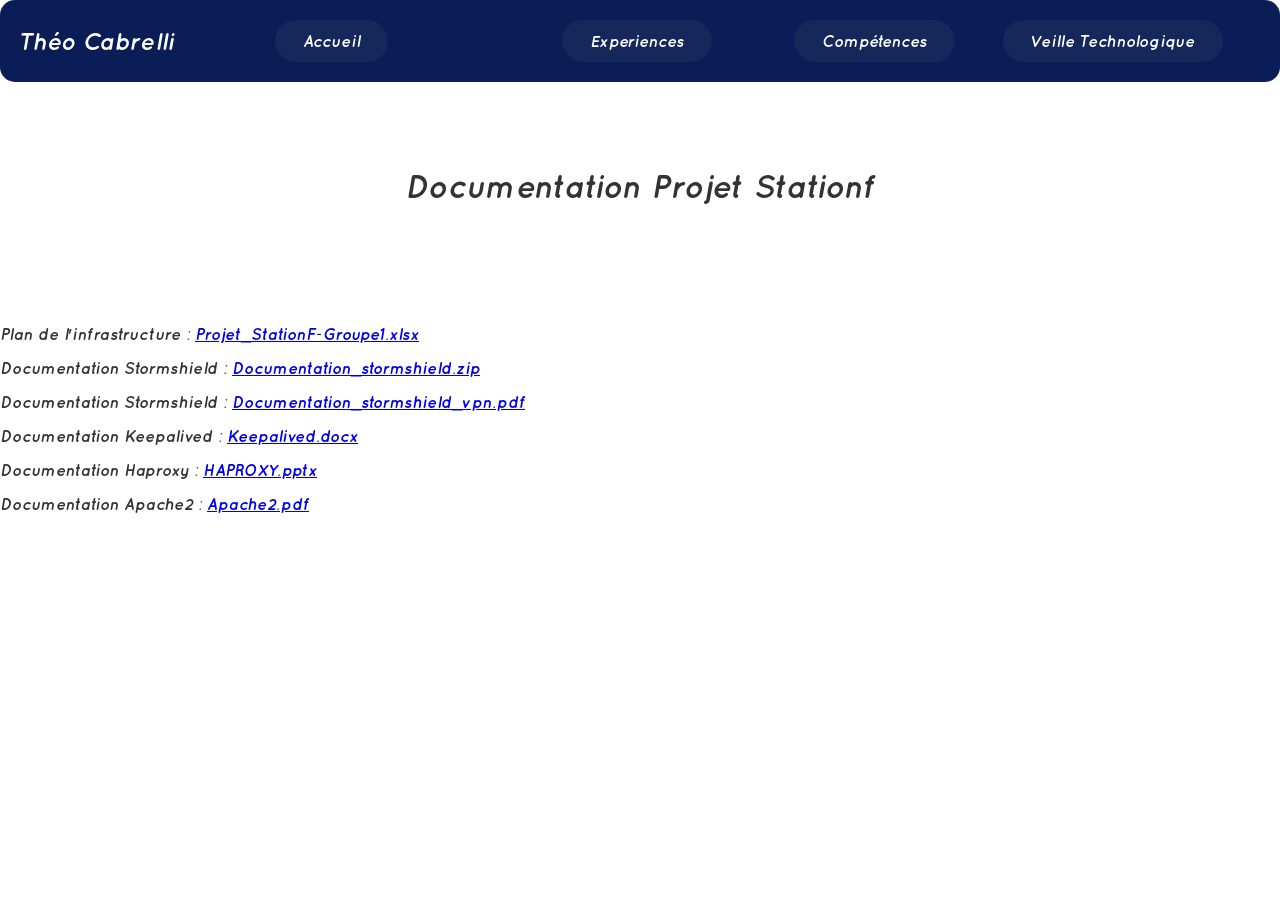
<file: documentation_projet_stationf.html>
<!DOCTYPE html>
<html lang="fr">

<head>
    <meta charset="utf-8">
    <link rel="stylesheet" href="style.css">
    <meta name="viewport" content="width=device-width, initial-scale=0.50">
    <title>Documentation Pojet stationf</title>
</head>

<body>
   
        <div class="banniere">
            <div class="container">
                <div class="nom">
                    Théo Cabrelli
                </div>
                <div class="acceuil">
                    <button onclick="window.location.href='index.html'">Accueil</button>
                </div>
                <div class="experience">
                    <button onclick="window.location.href='experiences.html'">Experiences</button>
                </div>
                <div class="compétences">
                    <button onclick="window.location.href='competences.html'">Compétences</button>
                </div>
                <div class="veille_technologique">
                    <button onclick="window.location.href='veille_technologique.html'">Veille Technologique</button>
                </div>
    
            </div>
        </div>


<br>
<br>
<br>

<center><font size="6"><p>Documentation Projet Stationf</p></font></center>
<br>
<br>
<br>
<br>

<p>Plan de l'infrastructure : <a href="documents/Projet_StationF-Groupe1.xlsx ">Projet_StationF-Groupe1.xlsx</a></p>
<p>Documentation Stormshield : <a href="documents/documentation_stormshield.zip ">Documentation_stormshield.zip</a></p>
<p>Documentation Stormshield : <a href="documents/VPN_IPSEC_client_site_Stormshield.pdf ">Documentation_stormshield_vpn.pdf</a></p>
<p>Documentation Keepalived : <a href="documents/Keepalived.docx">Keepalived.docx</a></p>
<p>Documentation Haproxy : <a href="documents/HAPROXY.pptx ">HAPROXY.pptx</a></p>
<p>Documentation Apache2 : <a href="documents/Apache2.pdf ">Apache2.pdf</a></p>
</body>
</html>
</file>
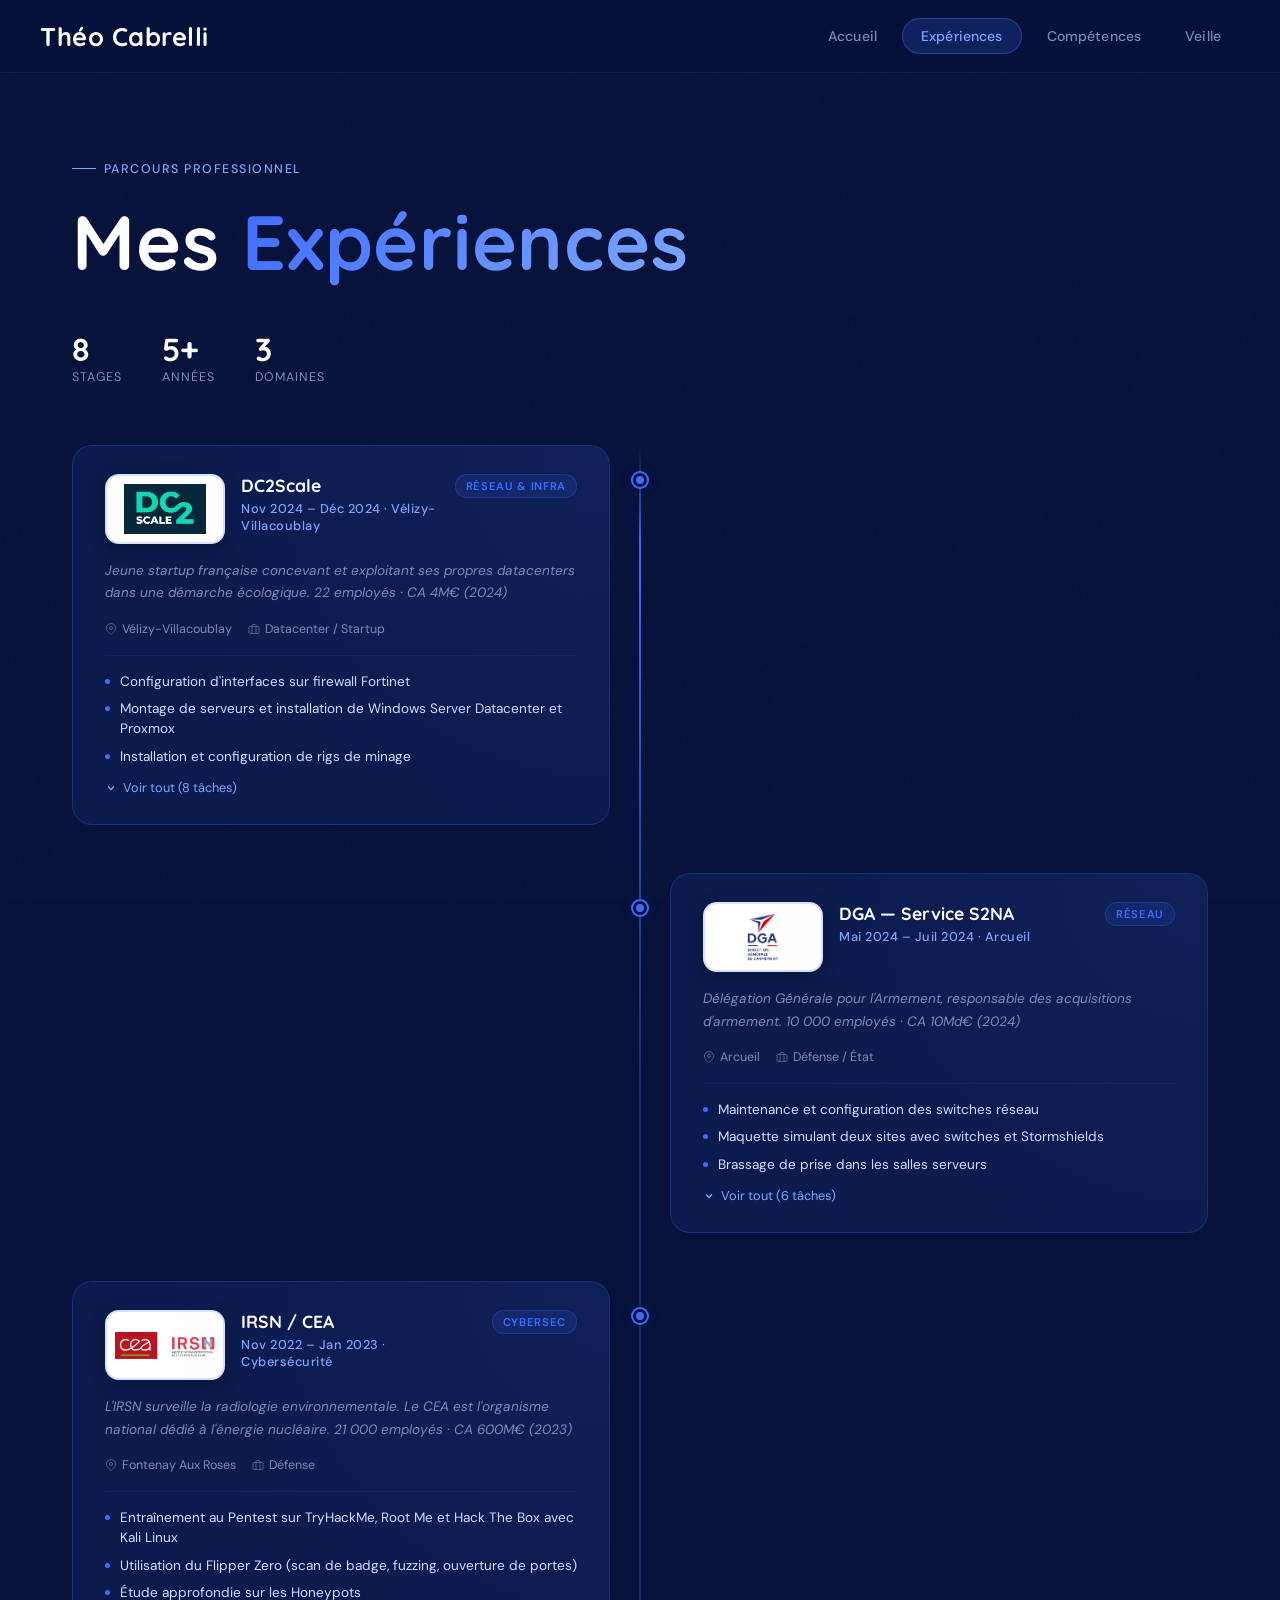
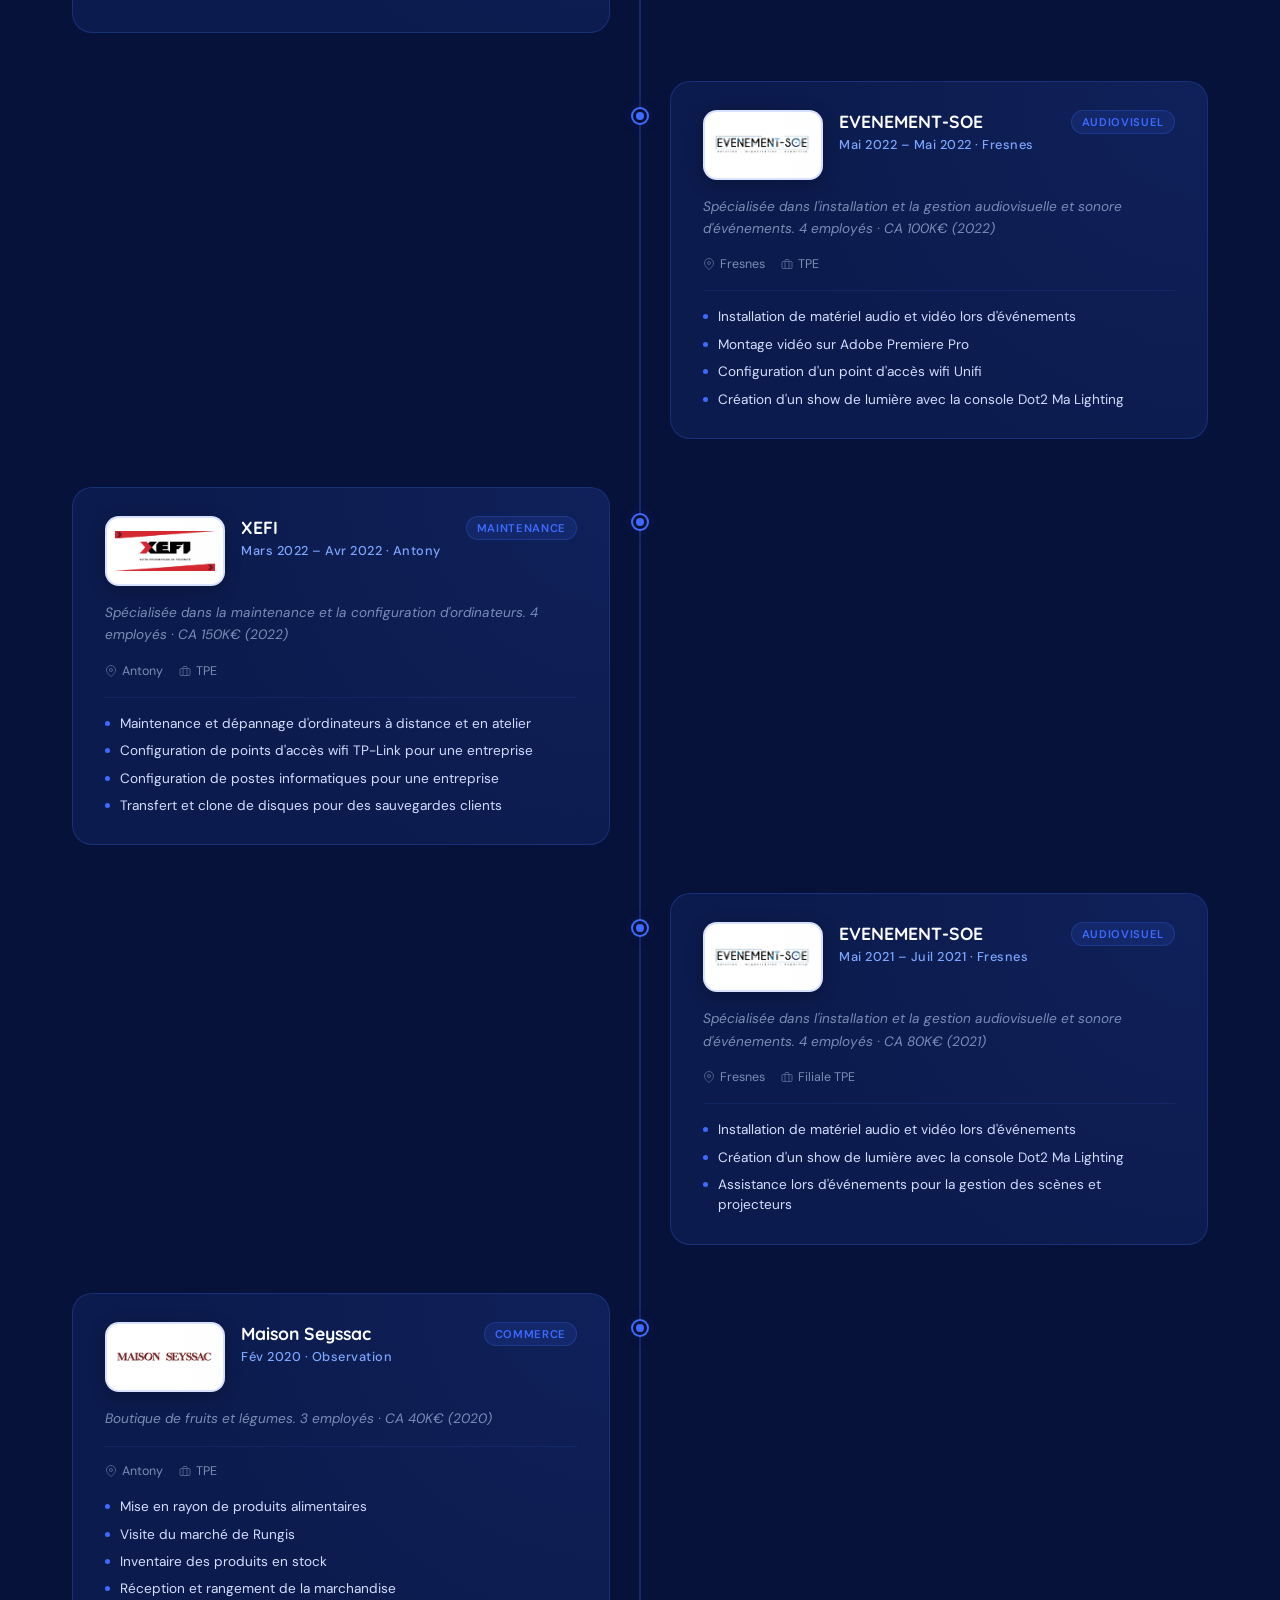
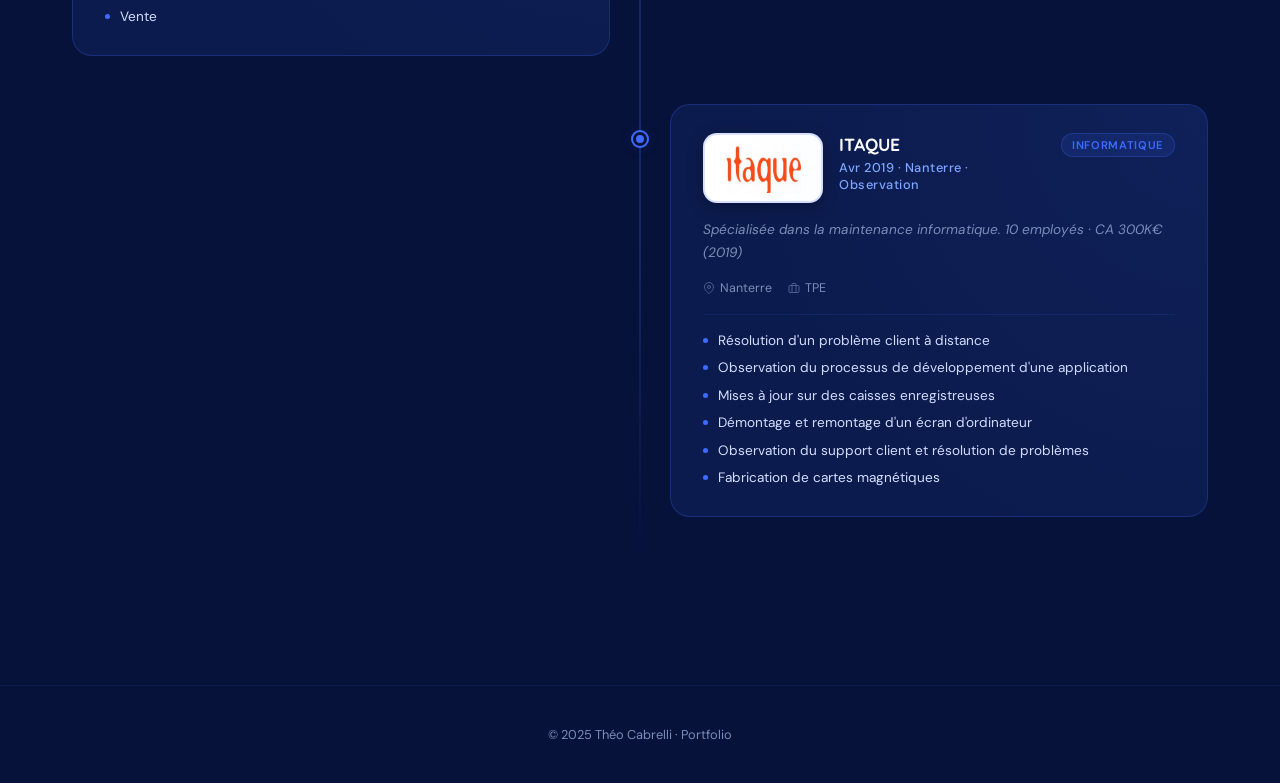
<file: experiences.html>
<!DOCTYPE html>
<html lang="fr">
<head>
  <meta charset="utf-8">
  <meta name="viewport" content="width=device-width, initial-scale=1.0">
  <title>Expériences — Théo Cabrelli</title>
  <link rel="preconnect" href="https://fonts.googleapis.com">
  <link href="https://fonts.googleapis.com/css2?family=Quicksand:wght@400;500;600;700&family=DM+Sans:ital,wght@0,300;0,400;0,500;1,300&display=swap" rel="stylesheet">
  <style>
    :root {
      --navy: #07123a;
      --blue: #1230a0;
      --accent: #3d6bff;
      --accent2: #7ea8ff;
      --light: #eef2ff;
      --white: #ffffff;
      --text: #d4deff;
      --muted: #7b8db5;
      --card-bg: #0c1b4d;
      --card-border: rgba(61, 107, 255, 0.25);
      --glow: rgba(61, 107, 255, 0.15);
    }

    * { margin: 0; padding: 0; box-sizing: border-box; }

    body {
      font-family: 'DM Sans', sans-serif;
      background-color: var(--navy);
      color: var(--text);
      min-height: 100vh;
      overflow-x: hidden;
    }

    /* Noise texture overlay */
    body::before {
      content: '';
      position: fixed;
      inset: 0;
      background-image: url("data:image/svg+xml,%3Csvg viewBox='0 0 256 256' xmlns='http://www.w3.org/2000/svg'%3E%3Cfilter id='noise'%3E%3CfeTurbulence type='fractalNoise' baseFrequency='0.9' numOctaves='4' stitchTiles='stitch'/%3E%3C/filter%3E%3Crect width='100%25' height='100%25' filter='url(%23noise)' opacity='0.04'/%3E%3C/svg%3E");
      pointer-events: none;
      z-index: 0;
      opacity: 0.5;
    }

    /* ===== NAVIGATION ===== */
    header {
      position: sticky;
      top: 0;
      z-index: 100;
      padding: 18px 24px;
      backdrop-filter: blur(20px);
      background: rgba(7, 18, 58, 0.85);
      border-bottom: 1px solid rgba(61, 107, 255, 0.15);
    }

    nav {
      max-width: 1200px;
      margin: 0 auto;
      display: flex;
      align-items: center;
      justify-content: space-between;
      flex-wrap: wrap;
      gap: 12px;
    }

    .nom {
      font-family: 'Quicksand', sans-serif;
      font-weight: 700;
      font-size: 1.6rem;
      color: var(--white);
      letter-spacing: 0.02em;
    }

    .nav-links {
      display: flex;
      gap: 6px;
      flex-wrap: wrap;
    }

    .nav-links a {
      font-family: 'DM Sans', sans-serif;
      font-size: 0.875rem;
      font-weight: 500;
      color: var(--muted);
      text-decoration: none;
      padding: 8px 18px;
      border-radius: 50px;
      border: 1px solid transparent;
      transition: all 0.25s ease;
      letter-spacing: 0.01em;
    }

    .nav-links a:hover,
    .nav-links a.active {
      color: var(--white);
      border-color: var(--card-border);
      background: rgba(61, 107, 255, 0.12);
    }

    .nav-links a.active {
      color: var(--accent2);
      background: rgba(61, 107, 255, 0.18);
      border-color: rgba(61, 107, 255, 0.4);
    }

    /* ===== HERO ===== */
    .hero {
      max-width: 1200px;
      margin: 0 auto;
      padding: 80px 32px 60px;
      position: relative;
      z-index: 1;
    }

    .hero-label {
      display: inline-flex;
      align-items: center;
      gap: 8px;
      font-size: 0.78rem;
      font-weight: 500;
      letter-spacing: 0.12em;
      text-transform: uppercase;
      color: var(--accent2);
      margin-bottom: 20px;
    }

    .hero-label::before {
      content: '';
      width: 24px;
      height: 1px;
      background: var(--accent2);
    }

    .hero h1 {
      font-family: 'Quicksand', sans-serif;
      font-size: clamp(2.8rem, 6vw, 5rem);
      font-weight: 700;
      color: var(--white);
      line-height: 1.15;
      letter-spacing: 0.01em;
      margin-bottom: 20px;
    }

    .hero h1 span {
      color: var(--accent);
      background: linear-gradient(135deg, var(--accent), var(--accent2));
      -webkit-background-clip: text;
      -webkit-text-fill-color: transparent;
      background-clip: text;
    }

    .hero p {
      display: none;
    }

    .hero-stats {
      display: flex;
      gap: 40px;
      margin-top: 48px;
      flex-wrap: wrap;
    }

    .stat {
      display: flex;
      flex-direction: column;
      gap: 4px;
    }

    .stat-num {
      font-family: 'Quicksand', sans-serif;
      font-size: 2rem;
      font-weight: 700;
      color: var(--white);
      line-height: 1;
    }

    .stat-label {
      font-size: 0.78rem;
      color: var(--muted);
      text-transform: uppercase;
      letter-spacing: 0.08em;
    }

    /* ===== TIMELINE ===== */
    .timeline-section {
      max-width: 1200px;
      margin: 0 auto;
      padding: 0 32px 120px;
      position: relative;
      z-index: 1;
    }

    .timeline-line {
      position: absolute;
      left: 50%;
      top: 0;
      bottom: 0;
      width: 2px;
      background: linear-gradient(to bottom, transparent, var(--accent) 5%, var(--card-border) 40%, var(--card-border) 90%, transparent);
      transform: translateX(-50%);
      z-index: 0;
    }

    .timeline-inner {
      position: relative;
      display: flex;
      flex-direction: column;
      gap: 0;
    }

    .timeline-inner::before {
      content: '';
      position: absolute;
      left: 50%;
      top: 0;
      bottom: 0;
      width: 2px;
      background: linear-gradient(to bottom, transparent, var(--accent) 3%, var(--card-border) 20%, var(--card-border) 90%, transparent);
      transform: translateX(-50%);
      z-index: 0;
    }

    .exp-item {
      display: grid;
      grid-template-columns: 1fr 60px 1fr;
      align-items: start;
      margin-bottom: 48px;
      opacity: 0;
      transform: translateY(30px);
      animation: fadeUp 0.6s ease forwards;
    }

    .exp-item:nth-child(1) { animation-delay: 0.1s; }
    .exp-item:nth-child(2) { animation-delay: 0.2s; }
    .exp-item:nth-child(3) { animation-delay: 0.3s; }
    .exp-item:nth-child(4) { animation-delay: 0.4s; }
    .exp-item:nth-child(5) { animation-delay: 0.5s; }
    .exp-item:nth-child(6) { animation-delay: 0.6s; }
    .exp-item:nth-child(7) { animation-delay: 0.7s; }
    .exp-item:nth-child(8) { animation-delay: 0.8s; }

    @keyframes fadeUp {
      to { opacity: 1; transform: translateY(0); }
    }

    .exp-empty { }

    .exp-dot-col {
      display: flex;
      flex-direction: column;
      align-items: center;
      position: relative;
      grid-column: 2;
      grid-row: 1;
    }

    .exp-dot {
      width: 14px;
      height: 14px;
      border-radius: 50%;
      background: var(--accent);
      border: 3px solid var(--navy);
      box-shadow: 0 0 0 2px var(--accent), 0 0 16px var(--glow);
      margin-top: 28px;
      flex-shrink: 0;
      transition: transform 0.3s ease;
    }

    .exp-item:hover .exp-dot {
      transform: scale(1.4);
      box-shadow: 0 0 0 3px var(--accent), 0 0 24px rgba(61, 107, 255, 0.5);
    }

    /* odd = card LEFT */
    .exp-item:nth-child(odd) .exp-card   { grid-column: 1; grid-row: 1; }
    .exp-item:nth-child(odd) .exp-empty  { grid-column: 3; grid-row: 1; }

    /* even = card RIGHT */
    .exp-item:nth-child(even) .exp-card  { grid-column: 3; grid-row: 1; }
    .exp-item:nth-child(even) .exp-empty { grid-column: 1; grid-row: 1; }

    .exp-card {
      background: var(--card-bg);
      border: 1px solid var(--card-border);
      border-radius: 20px;
      padding: 28px 32px;
      transition: all 0.35s ease;
      cursor: default;
      position: relative;
      overflow: hidden;
    }

    .exp-card::before {
      content: '';
      position: absolute;
      inset: 0;
      background: radial-gradient(circle at top right, rgba(61,107,255,0.07), transparent 70%);
      pointer-events: none;
    }

    .exp-card:hover {
      border-color: rgba(61, 107, 255, 0.5);
      box-shadow: 0 0 40px rgba(61, 107, 255, 0.1), 0 20px 60px rgba(0,0,0,0.3);
      transform: translateY(-4px);
    }

    .exp-header {
      display: flex;
      align-items: flex-start;
      justify-content: space-between;
      gap: 16px;
      margin-bottom: 16px;
    }

    .exp-logo-wrap {
      width: 120px;
      height: 70px;
      border-radius: 14px;
      background: #ffffff;
      border: 2px solid rgba(61, 107, 255, 0.2);
      display: flex;
      align-items: center;
      justify-content: center;
      flex-shrink: 0;
      padding: 8px;
      box-shadow: 0 4px 16px rgba(0,0,0,0.25);
      overflow: hidden;
    }

    .exp-logo-wrap img {
      width: 100%;
      height: 100%;
      object-fit: contain;
      object-position: center;
      display: block;
    }

    .exp-logo-letter {
      font-family: 'Syne', sans-serif;
      font-weight: 800;
      font-size: 1.4rem;
      color: var(--accent2);
    }

    .exp-title-block {
      flex: 1;
    }

    .exp-company {
      font-family: 'Quicksand', sans-serif;
      font-weight: 700;
      font-size: 1.1rem;
      color: var(--white);
      margin-bottom: 4px;
    }

    .exp-date {
      font-size: 0.8rem;
      color: var(--accent2);
      font-weight: 500;
      letter-spacing: 0.04em;
    }

    .exp-badge {
      font-size: 0.7rem;
      font-weight: 600;
      letter-spacing: 0.06em;
      text-transform: uppercase;
      color: var(--accent);
      background: rgba(61, 107, 255, 0.12);
      border: 1px solid rgba(61, 107, 255, 0.25);
      padding: 4px 10px;
      border-radius: 50px;
      white-space: nowrap;
    }

    .exp-desc {
      font-size: 0.85rem;
      color: var(--muted);
      line-height: 1.65;
      margin-bottom: 16px;
      font-style: italic;
    }

    .exp-meta {
      display: flex;
      gap: 16px;
      margin-bottom: 18px;
      flex-wrap: wrap;
    }

    .exp-meta-item {
      font-size: 0.78rem;
      color: var(--muted);
      display: flex;
      align-items: center;
      gap: 5px;
    }

    .exp-meta-item svg {
      opacity: 0.6;
    }

    .exp-divider {
      height: 1px;
      background: rgba(61, 107, 255, 0.12);
      margin-bottom: 16px;
    }

    .exp-tasks {
      list-style: none;
      display: flex;
      flex-direction: column;
      gap: 7px;
    }

    .exp-tasks li {
      font-size: 0.85rem;
      color: var(--text);
      display: flex;
      gap: 10px;
      align-items: flex-start;
      line-height: 1.5;
    }

    .exp-tasks li::before {
      content: '';
      width: 5px;
      height: 5px;
      border-radius: 50%;
      background: var(--accent);
      flex-shrink: 0;
      margin-top: 7px;
    }

    /* expanded toggle */
    .exp-tasks.collapsed li:nth-child(n+4) {
      display: none;
    }

    .exp-toggle {
      margin-top: 12px;
      font-size: 0.8rem;
      color: var(--accent2);
      background: none;
      border: none;
      cursor: pointer;
      font-family: 'DM Sans', sans-serif;
      display: flex;
      align-items: center;
      gap: 6px;
      padding: 0;
      transition: color 0.2s;
    }

    .exp-toggle:hover { color: var(--white); }

    /* ===== FOOTER ===== */
    footer {
      text-align: center;
      padding: 40px;
      font-size: 0.8rem;
      color: var(--muted);
      border-top: 1px solid rgba(61,107,255,0.1);
      position: relative;
      z-index: 1;
    }

    /* ===== RESPONSIVE ===== */
    @media (max-width: 860px) {
      .timeline-line { display: none; }

      .exp-item {
        display: flex;
        flex-direction: column;
      }

      .exp-empty, .exp-dot-col { display: none; }

      .exp-card {
        width: 100%;
      }

      .hero { padding: 48px 20px 40px; }
      .timeline-section { padding: 0 20px 80px; }
    }

    @media (max-width: 600px) {
      nav { flex-direction: column; }
      .nav-links { justify-content: center; }
      .hero-stats { gap: 24px; }
    }
  </style>
</head>
<body>

<header>
  <nav>
    <div class="nom">Théo Cabrelli</div>
    <div class="nav-links">
      <a href="index.html">Accueil</a>
      <a href="experiences.html" class="active">Expériences</a>
      <a href="competences.html">Compétences</a>
      <a href="veille_technologique.html">Veille</a>
    </div>
  </nav>
</header>

<section class="hero">
  <div class="hero-label">Parcours professionnel</div>
  <h1>Mes <span>Expériences</span></h1>
  <div class="hero-stats">
    <div class="stat"><span class="stat-num">8</span><span class="stat-label">Stages</span></div>
    <div class="stat"><span class="stat-num">5+</span><span class="stat-label">Années</span></div>
    <div class="stat"><span class="stat-num">3</span><span class="stat-label">Domaines</span></div>
  </div>
</section>

<section class="timeline-section">
  <div class="timeline-inner">

    <!-- DC2Scale -->
    <div class="exp-item">
      <div class="exp-card">
        <div class="exp-header">
          <div class="exp-logo-wrap">
            <img src="images/logo_dc2scale.png" alt="DC2Scale" onerror="this.style.display='none';this.nextElementSibling.style.display='block'">
            <span class="exp-logo-letter" style="display:none">D</span>
          </div>
          <div class="exp-title-block">
            <div class="exp-company">DC2Scale</div>
            <div class="exp-date">Nov 2024 – Déc 2024 · Vélizy-Villacoublay</div>
          </div>
          <span class="exp-badge">Réseau & Infra</span>
        </div>
        <p class="exp-desc">Jeune startup française concevant et exploitant ses propres datacenters dans une démarche écologique. 22 employés · CA 4M€ (2024)</p>
        <div class="exp-meta">
          <span class="exp-meta-item">
            <svg width="12" height="12" fill="none" stroke="currentColor" stroke-width="2" viewBox="0 0 24 24"><path d="M21 10c0 7-9 13-9 13s-9-6-9-13a9 9 0 0118 0z"/><circle cx="12" cy="10" r="3"/></svg>
            Vélizy-Villacoublay
          </span>
          <span class="exp-meta-item">
            <svg width="12" height="12" fill="none" stroke="currentColor" stroke-width="2" viewBox="0 0 24 24"><rect x="2" y="7" width="20" height="14" rx="2"/><path d="M16 21V5a2 2 0 00-2-2h-4a2 2 0 00-2 2v16"/></svg>
            Datacenter / Startup
          </span>
        </div>
        <div class="exp-divider"></div>
        <ul class="exp-tasks collapsed" id="tasks-1">
          <li>Configuration d'interfaces sur firewall Fortinet</li>
          <li>Montage de serveurs et installation de Windows Server Datacenter et Proxmox</li>
          <li>Installation et configuration de rigs de minage</li>
          <li>Livraisons de baies serveurs</li>
          <li>Installations et configurations de switches</li>
          <li>Installation du stand lors d'un salon professionnel</li>
          <li>Extraction de données entre serveurs</li>
          <li>Installation d'équipements réseau sur différents sites</li>
        </ul>
        <button class="exp-toggle" onclick="toggleTasks('tasks-1', this)">
          <svg width="12" height="12" fill="none" stroke="currentColor" stroke-width="2.5" viewBox="0 0 24 24"><path d="M6 9l6 6 6-6"/></svg>
          Voir tout (8 tâches)
        </button>
      </div>
      <div class="exp-dot-col"><div class="exp-dot"></div></div>
      <div class="exp-empty"></div>
    </div>

    <!-- DGA -->
    <div class="exp-item">
      <div class="exp-card">
        <div class="exp-header">
          <div class="exp-logo-wrap">
            <img src="images/logo_dga.png" alt="DGA" onerror="this.style.display='none';this.nextElementSibling.style.display='block'">
            <span class="exp-logo-letter" style="display:none">D</span>
          </div>
          <div class="exp-title-block">
            <div class="exp-company">DGA — Service S2NA</div>
            <div class="exp-date">Mai 2024 – Juil 2024 · Arcueil</div>
          </div>
          <span class="exp-badge">Réseau</span>
        </div>
        <p class="exp-desc">Délégation Générale pour l'Armement, responsable des acquisitions d'armement. 10 000 employés · CA 10Md€ (2024)</p>
        <div class="exp-meta">
          <span class="exp-meta-item">
            <svg width="12" height="12" fill="none" stroke="currentColor" stroke-width="2" viewBox="0 0 24 24"><path d="M21 10c0 7-9 13-9 13s-9-6-9-13a9 9 0 0118 0z"/><circle cx="12" cy="10" r="3"/></svg>
            Arcueil
          </span>
          <span class="exp-meta-item">
            <svg width="12" height="12" fill="none" stroke="currentColor" stroke-width="2" viewBox="0 0 24 24"><rect x="2" y="7" width="20" height="14" rx="2"/><path d="M16 21V5a2 2 0 00-2-2h-4a2 2 0 00-2 2v16"/></svg>
            Défense / État
          </span>
        </div>
        <div class="exp-divider"></div>
        <ul class="exp-tasks collapsed" id="tasks-2">
          <li>Maintenance et configuration des switches réseau</li>
          <li>Maquette simulant deux sites avec switches et Stormshields</li>
          <li>Brassage de prise dans les salles serveurs</li>
          <li>Installation de postes et configuration des périphériques autorisés</li>
          <li>Support utilisateur avec GLPI</li>
          <li>Configuration de nouveaux postes sur Fusion Inventory</li>
        </ul>
        <button class="exp-toggle" onclick="toggleTasks('tasks-2', this)">
          <svg width="12" height="12" fill="none" stroke="currentColor" stroke-width="2.5" viewBox="0 0 24 24"><path d="M6 9l6 6 6-6"/></svg>
          Voir tout (6 tâches)
        </button>
      </div>
      <div class="exp-dot-col"><div class="exp-dot"></div></div>
      <div class="exp-empty"></div>
    </div>

    <!-- IRSN CEA -->
    <div class="exp-item">
      <div class="exp-card">
        <div class="exp-header">
          <div class="exp-logo-wrap">
            <img src="images/logo_CEA_IRSN.png" alt="IRSN CEA" onerror="this.style.display='none';this.nextElementSibling.style.display='block'">
            <span class="exp-logo-letter" style="display:none">C</span>
          </div>
          <div class="exp-title-block">
            <div class="exp-company">IRSN / CEA</div>
            <div class="exp-date">Nov 2022 – Jan 2023 · Cybersécurité</div>
          </div>
          <span class="exp-badge">Cybersec</span>
        </div>
        
        <p class="exp-desc">L'IRSN surveille la radiologie environnementale. Le CEA est l'organisme national dédié à l'énergie nucléaire. 21 000 employés · CA 600M€ (2023)</p>
                <div class="exp-meta">
          <span class="exp-meta-item">
            <svg width="12" height="12" fill="none" stroke="currentColor" stroke-width="2" viewBox="0 0 24 24"><path d="M21 10c0 7-9 13-9 13s-9-6-9-13a9 9 0 0118 0z"/><circle cx="12" cy="10" r="3"/></svg>
            Fontenay Aux Roses
          </span>
          <span class="exp-meta-item">
            <svg width="12" height="12" fill="none" stroke="currentColor" stroke-width="2" viewBox="0 0 24 24"><rect x="2" y="7" width="20" height="14" rx="2"/><path d="M16 21V5a2 2 0 00-2-2h-4a2 2 0 00-2 2v16"/></svg>
            Défense
          </span>
        </div>
        <div class="exp-divider"></div>
        <ul class="exp-tasks" id="tasks-3">
          <li>Entraînement au Pentest sur TryHackMe, Root Me et Hack The Box avec Kali Linux</li>
          <li>Utilisation du Flipper Zero (scan de badge, fuzzing, ouverture de portes)</li>
          <li>Étude approfondie sur les Honeypots</li>
        </ul>
      </div>
      <div class="exp-dot-col"><div class="exp-dot"></div></div>
      <div class="exp-empty"></div>
    </div>

    <!-- EVENEMENT-SOE 2022 -->
    <div class="exp-item">
      <div class="exp-card">
        <div class="exp-header">
          <div class="exp-logo-wrap">
            <img src="images/logo_soe.png" alt="EVENEMENT-SOE" onerror="this.style.display='none';this.nextElementSibling.style.display='block'">
            <span class="exp-logo-letter" style="display:none">S</span>
          </div>
          <div class="exp-title-block">
            <div class="exp-company">EVENEMENT-SOE</div>
            <div class="exp-date">Mai 2022 – Mai 2022 · Fresnes</div>
          </div>
          <span class="exp-badge">Audiovisuel</span>
        </div>
        <p class="exp-desc">Spécialisée dans l'installation et la gestion audiovisuelle et sonore d'événements. 4 employés · CA 100K€ (2022)</p>
                <div class="exp-meta">
          <span class="exp-meta-item">
            <svg width="12" height="12" fill="none" stroke="currentColor" stroke-width="2" viewBox="0 0 24 24"><path d="M21 10c0 7-9 13-9 13s-9-6-9-13a9 9 0 0118 0z"/><circle cx="12" cy="10" r="3"/></svg>
            Fresnes
          </span>
          <span class="exp-meta-item">
            <svg width="12" height="12" fill="none" stroke="currentColor" stroke-width="2" viewBox="0 0 24 24"><rect x="2" y="7" width="20" height="14" rx="2"/><path d="M16 21V5a2 2 0 00-2-2h-4a2 2 0 00-2 2v16"/></svg>
            TPE
          </span>
        </div>
        <div class="exp-divider"></div>
        <ul class="exp-tasks" id="tasks-4">
          <li>Installation de matériel audio et vidéo lors d'événements</li>
          <li>Montage vidéo sur Adobe Premiere Pro</li>
          <li>Configuration d'un point d'accès wifi Unifi</li>
          <li>Création d'un show de lumière avec la console Dot2 Ma Lighting</li>
        </ul>
      </div>
      <div class="exp-dot-col"><div class="exp-dot"></div></div>
      <div class="exp-empty"></div>
    </div>

    <!-- XEFI -->
    <div class="exp-item">
      <div class="exp-card">
        <div class="exp-header">
          <div class="exp-logo-wrap">
            <img src="images/logo_xefi.png" alt="XEFI" onerror="this.style.display='none';this.nextElementSibling.style.display='block'">
            <span class="exp-logo-letter" style="display:none">X</span>
          </div>
          <div class="exp-title-block">
            <div class="exp-company">XEFI</div>
            <div class="exp-date">Mars 2022 – Avr 2022 · Antony</div>
          </div>
          <span class="exp-badge">Maintenance</span>
        </div>
        <p class="exp-desc">Spécialisée dans la maintenance et la configuration d'ordinateurs. 4 employés · CA 150K€ (2022)</p>
                <div class="exp-meta">
          <span class="exp-meta-item">
            <svg width="12" height="12" fill="none" stroke="currentColor" stroke-width="2" viewBox="0 0 24 24"><path d="M21 10c0 7-9 13-9 13s-9-6-9-13a9 9 0 0118 0z"/><circle cx="12" cy="10" r="3"/></svg>
            Antony
          </span>
          <span class="exp-meta-item">
            <svg width="12" height="12" fill="none" stroke="currentColor" stroke-width="2" viewBox="0 0 24 24"><rect x="2" y="7" width="20" height="14" rx="2"/><path d="M16 21V5a2 2 0 00-2-2h-4a2 2 0 00-2 2v16"/></svg>
            TPE
          </span>
        </div>
        <div class="exp-divider"></div>
        <ul class="exp-tasks" id="tasks-5">
          <li>Maintenance et dépannage d'ordinateurs à distance et en atelier</li>
          <li>Configuration de points d'accès wifi TP-Link pour une entreprise</li>
          <li>Configuration de postes informatiques pour une entreprise</li>
          <li>Transfert et clone de disques pour des sauvegardes clients</li>
        </ul>
      </div>
      <div class="exp-dot-col"><div class="exp-dot"></div></div>
      <div class="exp-empty"></div>
    </div>

    <!-- EVENEMENT-SOE 2021 -->
    <div class="exp-item">
      <div class="exp-card">
        <div class="exp-header">
          <div class="exp-logo-wrap">
            <img src="images/logo_soe.png" alt="EVENEMENT-SOE" onerror="this.style.display='none';this.nextElementSibling.style.display='block'">
            <span class="exp-logo-letter" style="display:none">S</span>
          </div>
          <div class="exp-title-block">
            <div class="exp-company">EVENEMENT-SOE</div>
            <div class="exp-date">Mai 2021 – Juil 2021 · Fresnes</div>
          </div>
          <span class="exp-badge">Audiovisuel</span>
        </div>
        <p class="exp-desc">Spécialisée dans l'installation et la gestion audiovisuelle et sonore d'événements. 4 employés · CA 80K€ (2021)</p>
                <div class="exp-meta">
          <span class="exp-meta-item">
            <svg width="12" height="12" fill="none" stroke="currentColor" stroke-width="2" viewBox="0 0 24 24"><path d="M21 10c0 7-9 13-9 13s-9-6-9-13a9 9 0 0118 0z"/><circle cx="12" cy="10" r="3"/></svg>
            Fresnes
          </span>
          <span class="exp-meta-item">
            <svg width="12" height="12" fill="none" stroke="currentColor" stroke-width="2" viewBox="0 0 24 24"><rect x="2" y="7" width="20" height="14" rx="2"/><path d="M16 21V5a2 2 0 00-2-2h-4a2 2 0 00-2 2v16"/></svg>
            Filiale TPE
          </span>
        </div>
        <div class="exp-divider"></div>
        <ul class="exp-tasks" id="tasks-6">
          <li>Installation de matériel audio et vidéo lors d'événements</li>
          <li>Création d'un show de lumière avec la console Dot2 Ma Lighting</li>
          <li>Assistance lors d'événements pour la gestion des scènes et projecteurs</li>
        </ul>
      </div>
      <div class="exp-dot-col"><div class="exp-dot"></div></div>
      <div class="exp-empty"></div>
    </div>

    <!-- Maison Seyssac -->
    <div class="exp-item">
      <div class="exp-card">
        <div class="exp-header">
          <div class="exp-logo-wrap">
            <img src="images/logo_maison_seyssac.png" alt="Maison Seyssac" onerror="this.style.display='none';this.nextElementSibling.style.display='block'">
            <span class="exp-logo-letter" style="display:none">M</span>
          </div>
          <div class="exp-title-block">
            <div class="exp-company">Maison Seyssac</div>
            <div class="exp-date">Fév 2020 · Observation</div>
          </div>
          <span class="exp-badge">Commerce</span>
        </div>
        <p class="exp-desc">Boutique de fruits et légumes. 3 employés · CA 40K€ (2020)</p>
        <div class="exp-divider"></div>
                <div class="exp-meta">
          <span class="exp-meta-item">
            <svg width="12" height="12" fill="none" stroke="currentColor" stroke-width="2" viewBox="0 0 24 24"><path d="M21 10c0 7-9 13-9 13s-9-6-9-13a9 9 0 0118 0z"/><circle cx="12" cy="10" r="3"/></svg>
            Antony
          </span>
          <span class="exp-meta-item">
            <svg width="12" height="12" fill="none" stroke="currentColor" stroke-width="2" viewBox="0 0 24 24"><rect x="2" y="7" width="20" height="14" rx="2"/><path d="M16 21V5a2 2 0 00-2-2h-4a2 2 0 00-2 2v16"/></svg>
            TPE
          </span>
        </div>
        <ul class="exp-tasks" id="tasks-7">
          <li>Mise en rayon de produits alimentaires</li>
          <li>Visite du marché de Rungis</li>
          <li>Inventaire des produits en stock</li>
          <li>Réception et rangement de la marchandise</li>
          <li>Vente</li>
        </ul>
      </div>
      <div class="exp-dot-col"><div class="exp-dot"></div></div>
      <div class="exp-empty"></div>
    </div>

    <!-- ITAQUE -->
    <div class="exp-item">
      <div class="exp-card">
        <div class="exp-header">
          <div class="exp-logo-wrap">
            <img src="images/logo_itaque.png" alt="ITAQUE" onerror="this.style.display='none';this.nextElementSibling.style.display='block'">
            <span class="exp-logo-letter" style="display:none">I</span>
          </div>
          <div class="exp-title-block">
            <div class="exp-company">ITAQUE</div>
            <div class="exp-date">Avr 2019 · Nanterre · Observation</div>
          </div>
          <span class="exp-badge">Informatique</span>
        </div>
        <p class="exp-desc">Spécialisée dans la maintenance informatique. 10 employés · CA 300K€ (2019)</p>
                <div class="exp-meta">
          <span class="exp-meta-item">
            <svg width="12" height="12" fill="none" stroke="currentColor" stroke-width="2" viewBox="0 0 24 24"><path d="M21 10c0 7-9 13-9 13s-9-6-9-13a9 9 0 0118 0z"/><circle cx="12" cy="10" r="3"/></svg>
            Nanterre
          </span>
          <span class="exp-meta-item">
            <svg width="12" height="12" fill="none" stroke="currentColor" stroke-width="2" viewBox="0 0 24 24"><rect x="2" y="7" width="20" height="14" rx="2"/><path d="M16 21V5a2 2 0 00-2-2h-4a2 2 0 00-2 2v16"/></svg>
            TPE
          </span>
        </div>
        <div class="exp-divider"></div>
        <ul class="exp-tasks" id="tasks-8">
          <li>Résolution d'un problème client à distance</li>
          <li>Observation du processus de développement d'une application</li>
          <li>Mises à jour sur des caisses enregistreuses</li>
          <li>Démontage et remontage d'un écran d'ordinateur</li>
          <li>Observation du support client et résolution de problèmes</li>
          <li>Fabrication de cartes magnétiques</li>
        </ul>
      </div>
      <div class="exp-dot-col"><div class="exp-dot"></div></div>
      <div class="exp-empty"></div>
    </div>

  </div>
</section>

<footer>
  <p>© 2025 Théo Cabrelli · Portfolio</p>
</footer>

<script>
  function toggleTasks(id, btn) {
    const list = document.getElementById(id);
    const isCollapsed = list.classList.contains('collapsed');
    if (isCollapsed) {
      list.classList.remove('collapsed');
      btn.innerHTML = `<svg width="12" height="12" fill="none" stroke="currentColor" stroke-width="2.5" viewBox="0 0 24 24"><path d="M18 15l-6-6-6 6"/></svg> Réduire`;
    } else {
      list.classList.add('collapsed');
      const count = list.querySelectorAll('li').length;
      btn.innerHTML = `<svg width="12" height="12" fill="none" stroke="currentColor" stroke-width="2.5" viewBox="0 0 24 24"><path d="M6 9l6 6 6-6"/></svg> Voir tout (${count} tâches)`;
    }
  }
</script>
</body>
</html>
</file>
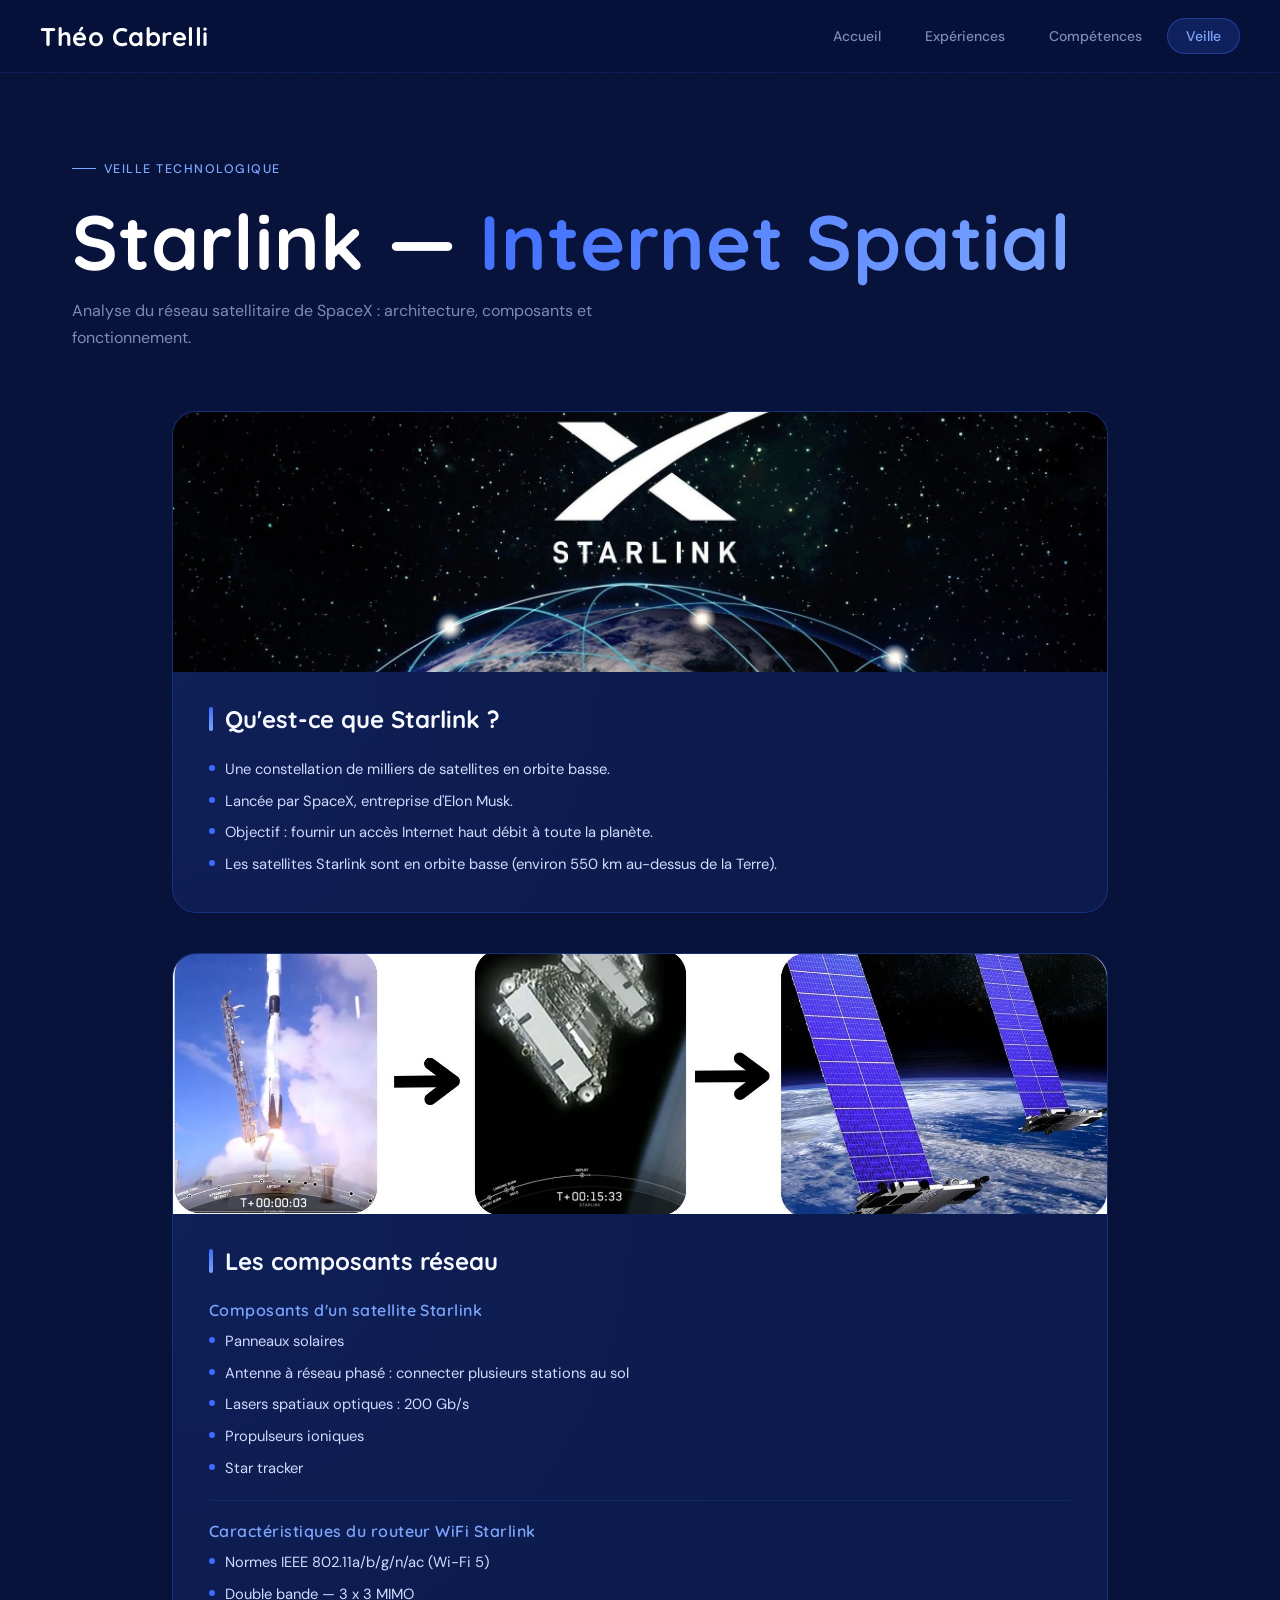
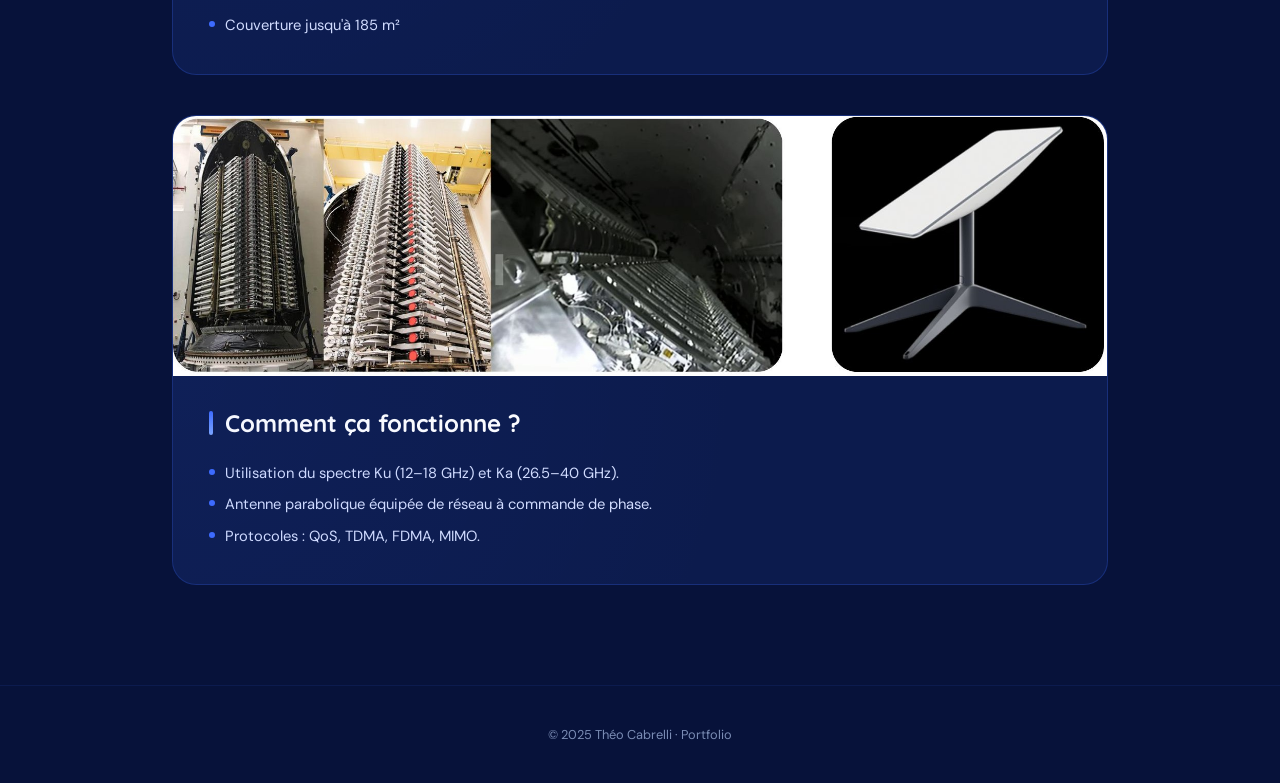
<file: veille_technologique.html>
<!DOCTYPE html>
<html lang="fr">
<head>
  <meta charset="utf-8">
  <meta name="viewport" content="width=device-width, initial-scale=1.0">
  <title>Veille Technologique — Théo Cabrelli</title>
  <link rel="preconnect" href="https://fonts.googleapis.com">
  <link href="https://fonts.googleapis.com/css2?family=Quicksand:wght@400;500;600;700&family=DM+Sans:ital,wght@0,300;0,400;0,500;1,300&display=swap" rel="stylesheet">
  <style>
    :root {
      --navy: #07123a;
      --accent: #3d6bff;
      --accent2: #7ea8ff;
      --white: #ffffff;
      --text: #d4deff;
      --muted: #7b8db5;
      --card-bg: #0c1b4d;
      --card-border: rgba(61, 107, 255, 0.25);
    }

    * { margin: 0; padding: 0; box-sizing: border-box; }

    body {
      font-family: 'DM Sans', sans-serif;
      background-color: var(--navy);
      color: var(--text);
      min-height: 100vh;
      overflow-x: hidden;
    }

    body::before {
      content: '';
      position: fixed;
      inset: 0;
      background-image: url("data:image/svg+xml,%3Csvg viewBox='0 0 256 256' xmlns='http://www.w3.org/2000/svg'%3E%3Cfilter id='noise'%3E%3CfeTurbulence type='fractalNoise' baseFrequency='0.9' numOctaves='4' stitchTiles='stitch'/%3E%3C/filter%3E%3Crect width='100%25' height='100%25' filter='url(%23noise)' opacity='0.04'/%3E%3C/svg%3E");
      pointer-events: none;
      z-index: 0;
      opacity: 0.5;
    }

    /* ===== NAV ===== */
    header {
      position: sticky;
      top: 0;
      z-index: 100;
      padding: 18px 24px;
      backdrop-filter: blur(20px);
      background: rgba(7, 18, 58, 0.85);
      border-bottom: 1px solid rgba(61, 107, 255, 0.15);
    }

    nav {
      max-width: 1200px;
      margin: 0 auto;
      display: flex;
      align-items: center;
      justify-content: space-between;
      flex-wrap: wrap;
      gap: 12px;
    }

    .nom {
      font-family: 'Quicksand', sans-serif;
      font-weight: 700;
      font-size: 1.6rem;
      color: var(--white);
      letter-spacing: 0.02em;
    }

    .nav-links {
      display: flex;
      gap: 6px;
      flex-wrap: wrap;
    }

    .nav-links a {
      font-family: 'DM Sans', sans-serif;
      font-size: 0.875rem;
      font-weight: 500;
      color: var(--muted);
      text-decoration: none;
      padding: 8px 18px;
      border-radius: 50px;
      border: 1px solid transparent;
      transition: all 0.25s ease;
    }

    .nav-links a:hover { color: var(--white); border-color: var(--card-border); background: rgba(61,107,255,0.12); }
    .nav-links a.active { color: var(--accent2); background: rgba(61,107,255,0.18); border-color: rgba(61,107,255,0.4); }

    /* ===== HERO ===== */
    .hero {
      max-width: 1200px;
      margin: 0 auto;
      padding: 80px 32px 60px;
      position: relative;
      z-index: 1;
    }

    .hero-label {
      display: inline-flex;
      align-items: center;
      gap: 8px;
      font-size: 0.78rem;
      font-weight: 500;
      letter-spacing: 0.12em;
      text-transform: uppercase;
      color: var(--accent2);
      margin-bottom: 20px;
    }

    .hero-label::before {
      content: '';
      width: 24px;
      height: 1px;
      background: var(--accent2);
    }

    .hero h1 {
      font-family: 'Quicksand', sans-serif;
      font-size: clamp(2.8rem, 6vw, 5rem);
      font-weight: 700;
      color: var(--white);
      line-height: 1.15;
      letter-spacing: 0.01em;
      margin-bottom: 12px;
    }

    .hero h1 span {
      background: linear-gradient(135deg, var(--accent), var(--accent2));
      -webkit-background-clip: text;
      -webkit-text-fill-color: transparent;
      background-clip: text;
    }

    .hero-sub {
      font-size: 1rem;
      color: var(--muted);
      max-width: 520px;
      line-height: 1.7;
    }

    /* ===== CONTENT ===== */
    .content {
      max-width: 1000px;
      margin: 0 auto;
      padding: 0 32px 100px;
      position: relative;
      z-index: 1;
      display: flex;
      flex-direction: column;
      gap: 40px;
    }

    /* ===== ARTICLE CARD ===== */
    .article-card {
      background: var(--card-bg);
      border: 1px solid var(--card-border);
      border-radius: 24px;
      overflow: hidden;
      transition: all 0.35s ease;
      opacity: 0;
      transform: translateY(30px);
      animation: fadeUp 0.6s ease forwards;
    }

    .article-card:nth-child(1) { animation-delay: 0.1s; }
    .article-card:nth-child(2) { animation-delay: 0.25s; }
    .article-card:nth-child(3) { animation-delay: 0.4s; }

    @keyframes fadeUp {
      to { opacity: 1; transform: translateY(0); }
    }

    .article-card:hover {
      border-color: rgba(61,107,255,0.5);
      box-shadow: 0 0 40px rgba(61,107,255,0.08), 0 20px 60px rgba(0,0,0,0.3);
    }

    .article-img {
      width: 100%;
      height: 260px;
      object-fit: cover;
      display: block;
    }

    .article-body {
      padding: 32px 36px 36px;
      position: relative;
    }

    .article-body::before {
      content: '';
      position: absolute;
      inset: 0;
      background: radial-gradient(circle at top left, rgba(61,107,255,0.06), transparent 60%);
      pointer-events: none;
    }

    .article-body h2 {
      font-family: 'Quicksand', sans-serif;
      font-size: 1.5rem;
      font-weight: 700;
      color: var(--white);
      margin-bottom: 24px;
      display: flex;
      align-items: center;
      gap: 12px;
    }

    .article-body h2::before {
      content: '';
      width: 4px;
      height: 24px;
      background: linear-gradient(to bottom, var(--accent), var(--accent2));
      border-radius: 4px;
      flex-shrink: 0;
    }

    .article-body h3 {
      font-family: 'Quicksand', sans-serif;
      font-size: 1rem;
      font-weight: 600;
      color: var(--accent2);
      margin: 20px 0 10px;
      letter-spacing: 0.03em;
    }

    .article-body ul {
      list-style: none;
      display: flex;
      flex-direction: column;
      gap: 8px;
      padding: 0;
    }

    .article-body ul li {
      font-size: 0.92rem;
      color: var(--text);
      display: flex;
      gap: 10px;
      align-items: flex-start;
      line-height: 1.6;
    }

    .article-body ul li::before {
      content: '';
      width: 6px;
      height: 6px;
      border-radius: 50%;
      background: var(--accent);
      flex-shrink: 0;
      margin-top: 7px;
    }

    .divider {
      height: 1px;
      background: rgba(61,107,255,0.12);
      margin: 20px 0;
    }

    /* ===== FOOTER ===== */
    footer {
      text-align: center;
      padding: 40px;
      font-size: 0.8rem;
      color: var(--muted);
      border-top: 1px solid rgba(61,107,255,0.1);
      position: relative;
      z-index: 1;
    }

    /* ===== RESPONSIVE ===== */
    @media (max-width: 700px) {
      .hero { padding: 48px 20px 40px; }
      .content { padding: 0 16px 60px; }
      .article-img { height: 180px; }
      .article-body { padding: 24px 20px; }
      nav { flex-direction: column; }
      .nav-links { justify-content: center; }
    }
  </style>
</head>
<body>

<header>
  <nav>
    <div class="nom">Théo Cabrelli</div>
    <div class="nav-links">
      <a href="index.html">Accueil</a>
      <a href="experiences.html">Expériences</a>
      <a href="competences.html">Compétences</a>
      <a href="veille_technologique.html" class="active">Veille</a>
    </div>
  </nav>
</header>

<section class="hero">
  <div class="hero-label">Veille Technologique</div>
  <h1>Starlink — <span>Internet Spatial</span></h1>
  <p class="hero-sub">Analyse du réseau satellitaire de SpaceX : architecture, composants et fonctionnement.</p>
</section>

<main class="content">

  <!-- Section 1 -->
  <div class="article-card">
    <img src="documents/startlink/starlink1.jpg" alt="Starlink" class="article-img">
    <div class="article-body">
      <h2>Qu'est-ce que Starlink ?</h2>
      <ul>
        <li>Une constellation de milliers de satellites en orbite basse.</li>
        <li>Lancée par SpaceX, entreprise d'Elon Musk.</li>
        <li>Objectif : fournir un accès Internet haut débit à toute la planète.</li>
        <li>Les satellites Starlink sont en orbite basse (environ 550 km au-dessus de la Terre).</li>
      </ul>
    </div>
  </div>

  <!-- Section 2 -->
  <div class="article-card">
    <img src="documents/startlink/mission.jpg" alt="Mission Starlink" class="article-img">
    <div class="article-body">
      <h2>Les composants réseau</h2>
      <h3>Composants d'un satellite Starlink</h3>
      <ul>
        <li>Panneaux solaires</li>
        <li>Antenne à réseau phasé : connecter plusieurs stations au sol</li>
        <li>Lasers spatiaux optiques : 200 Gb/s</li>
        <li>Propulseurs ioniques</li>
        <li>Star tracker</li>
      </ul>
      <div class="divider"></div>
      <h3>Caractéristiques du routeur WiFi Starlink</h3>
      <ul>
        <li>Normes IEEE 802.11a/b/g/n/ac (Wi-Fi 5)</li>
        <li>Double bande — 3 x 3 MIMO</li>
        <li>Couverture jusqu'à 185 m²</li>
      </ul>
    </div>
  </div>

  <!-- Section 3 -->
  <div class="article-card">
    <img src="documents/startlink/equipement.jpg" alt="Équipement" class="article-img">
    <div class="article-body">
      <h2>Comment ça fonctionne ?</h2>
      <ul>
        <li>Utilisation du spectre Ku (12–18 GHz) et Ka (26.5–40 GHz).</li>
        <li>Antenne parabolique équipée de réseau à commande de phase.</li>
        <li>Protocoles : QoS, TDMA, FDMA, MIMO.</li>
      </ul>
    </div>
  </div>

</main>

<footer>
  <p>© 2025 Théo Cabrelli · Portfolio</p>
</footer>

</body>
</html>
</file>
<file: style.css>
/* ==========================================
   1. POLICE & BASE
   ========================================== */
@font-face {
    font-family: 'Quicksand';
    src: url('police/Quicksand-BoldItalic.otf');
}

body {
    font-family: 'Quicksand', sans-serif;
    margin: 0;
    color: #333;
    background-color: #fff;
}

p, a, ul, li, .texte, .cadre, .excadre, u, .nom, ol, .suggestion-item, button, input {
    font-family: 'Quicksand', sans-serif;
}

/* ==========================================
   2. NAVIGATION & BANNIÈRE
   ========================================== */
.banniere_test {
    padding: 5px;
}

.banniere {
    background-color: #0A1D56;
    border-radius: 15px;
    padding: 20px;
}

.container {
    display: flex;
    align-items: center;
    justify-content: space-around;
    flex-wrap: wrap;
    gap: 10px;
}

.nom {
    font-size: 24px;
    font-weight: bold;
    color: white;
}

.container button {
    background-color: #16275c;
    color: #fff;
    border: none;
    border-radius: 50px;
    padding: 12px 28px;
    font-size: 16px;
    cursor: pointer;
    transition: background 0.3s, transform 0.3s;
    white-space: nowrap;
}

.container button:hover {
    background-color: #143d7a;
    transform: scale(1.08);
}

/* RESPONSIVE */
@media screen and (max-width: 900px) {
    .container { 
        display: grid;
        grid-template-columns: 1fr 1fr; 
    }
    
    .nom { 
        grid-column: span 2; 
        text-align: center;
        margin-bottom: 10px;
    }

    .container button { 
        padding: 10px 5px;
        font-size: 14px; 
    }
}

/* LA SUITE DU CODE ICI (SANS ACCOLADE ENTRE LES DEUX) */
.tryhackme_badge {
    margin-left: 250px;
    margin-top: 50px;
}
.trait {
        width: 70%;
        height: 4px;
        background-color: black;
        border-radius: 20px;
        margin: 20px 0;
    }

    /* Style pour la pillule verte */
    .btn-download {
        display: inline-block;
        background-color: #0A1D56;
        color: white;
        padding: 10px 20px;
        border-radius: 50px;
        text-decoration: none;
        font-size: 16px;
        transition: transform 0.3s ease; /* Effet de transition lors du survol */
    }

    /* Effet de survol : grossir légèrement la pillule */
    .btn-download:hover {
        transform: scale(1.1); /* Augmente la taille de 10% */
    }
    .btn-download.actif {
        background-color: #8aa2f0; /* léger blanc */
        border: 1px solid #ffffff;
    }
        /* Effet de survol : grossir légèrement la pillule */
        .btn-download:hover {
            transform: scale(1.1); /* Augmente la taille de 10% */
        }




.text {
    text-align: center; /* Centrer le texte horizontalement */
    margin-top: 5px; /* Espacement du texte par rapport au haut du cadre */
}


.veille_technologique{
    /* Ajoutez ici les styles pour le bouton de déconnexion */
    font-weight: bold;
    flex: 1;
    text-align: center;
}
.competences{
    /* Ajoutez ici les styles pour le bouton de déconnexion */
    font-weight: bold;
    flex: 1;
    text-align: center;
}

.experience{
    /* Ajoutez ici les styles pour le bouton de déconnexion */
    font-weight: bold;
    flex: 1;
    text-align: center;
}
.acceuil{
    /* Ajoutez ici les styles pour le bouton de déconnexion */
    font-weight: bold;
    flex: 1;
    text-align: center;
}


form, input[type="submit"], button, input {
    border-radius: 15px; /* Vous pouvez ajuster le rayon en fonction de vos préférences */
    font-size: 18px;
    font-family: 'Quicksand';
}


/* pour la partie utilisateur sur le réseau */
.utilisateur_sur_reseau {
    overflow: hidden;
}

.utilisateur_reseau-text-right {
    float: right;
    width: calc(50% - 5%);
    text-align: right;
    margin-right: 400px;
}

.presentation{
    text-align: justify;
    
    padding-left: 250px; /* Ajoute un padding à gauche de la liste */
    padding-right: 250px; /* Ajoute un padding à gauche de la liste */
}



.cadre_transition{
    transform: scale(1.1); /* Agrandir légèrement le cadre au survol de la souris */
    transition: transform 0.3s;
}

  .hover-border {
    border: 5px solid transparent;
    transition: border-color 0.3s;
    padding: 20px;
    border-radius: 25px;
    width: 600px;
    
}


.hover-border:hover {
    border-color: gray;
}

button,
.hover-border {
    transition: transform 0.3s;
}

button:hover,
.hover-border:hover {
    transform: scale(1.1);
}



 /*************************** Modifié pour cadre-perso ***************************/

.cadre-perso {
    
    border: 1px solid #ccc;
    border-radius: 12px;
    box-shadow: 0 4px 8px rgba(0,0,0,0.1);
    padding: 20px;
    width: calc(33.33% - 40px); /* 3 par ligne */
    box-sizing: border-box;
    transition: all 0.3s ease-in-out;
    border: 5px solid black;       /* Bordure noire */
    border-radius: 15px;           /* Coins arrondis */
    text-align: justify;           /* Justifie le texte */
    line-height: 1;                /* Interligne plus petit */
    margin-bottom: 20px;           /* Espace en dessous */
    
}

.cadre-container-perso {
    display: flex;
    flex-wrap: wrap;
    justify-content: center;
    gap: 20px;
    padding: 20px;
}



@media screen and (max-width: 1300px) {
    .cadre-perso {
        width: calc(50% - 40px); /* 2 par ligne */
    }
}

@media screen and (max-width: 900px) {
    .cadre-perso {
        width: 100%; /* 1 par ligne */
    }
}
 /************************** Fin  Modifié pour cadre-perso *********************************/


  /************************** Modifié pour cadre-pro *********************************/


 .cadre-pro {
    
    border: 1px solid #ccc;
    border-radius: 12px;
    box-shadow: 0 4px 8px rgba(0,0,0,0.1);
    padding: 20px;
    width: calc(33.33% - 40px); /* 3 par ligne */
    box-sizing: border-box;
    transition: all 0.3s ease-in-out;
    border: 5px solid black;       /* Bordure noire */
    border-radius: 15px;           /* Coins arrondis */
    text-align: justify;           /* Justifie le texte */
    line-height: 1;                /* Interligne plus petit */
    margin-bottom: 20px;           /* Espace en dessous */
    
}

.cadre-container-pro {
    display: flex;
    flex-wrap: wrap;
    justify-content: center;
    gap: 20px;
    padding: 20px;
}



@media screen and (max-width: 1300px) {
    .cadre-pro {
        width: calc(50% - 40px); /* 2 par ligne */
    }
}

@media screen and (max-width: 900px) {
    .cadre-pro {
        width: 100%; /* 1 par ligne */
    }
}
  /************************** Fin Modifié pour cadre-pro *********************************/







/* Regrouper les sélecteurs pour les cadres au survol */

.cadre-pro:hover,
.cadre-cert:hover,
.cadre-sco:hover,
.cadre-exp:hover,
.cadre-perso:hover

 {
    transform: scale(1.05); /* Agrandir légèrement le cadre au survol de la souris */
}





/* CSS pour la fleche chronologique  */






.search-container {
    display: inline-block;
    position: relative; /* Permet de positionner les suggestions par rapport à cette div */
    text-align: center;
  }

  #searchInput {
    width: 400px;
    padding: 12px 16px;
    font-size: 16px;
    border: 1px solid #ccc;
    border-radius: 25px;
    outline: none;
    box-shadow: 0 2px 4px rgba(0,0,0,0.1);
  }

  .suggestions {
    border: 1px solid #ccc;
    max-width: 400px;
    background: white;
    margin-top: 5px;
    position: absolute; /* Positionné sous le champ de recherche */
    top: 100%; /* Positionne les suggestions juste en dessous de l'input */
    left: 0;
    z-index: 1000;
    border-radius: 15px;
    box-shadow: 0 4px 8px rgba(0,0,0,0.1);
    overflow: hidden;
    display: none;
  }

  .suggestion-item {
      padding: 12px 16px;
      border-bottom: 1px solid #eee;
      cursor: pointer;
      transition: background-color 0.2s;
      font-family: 'Quicksand';
    }
    

  .suggestion-item:hover {
    background-color: #f0f0f0;
  }

  .suggestions .suggestion-item:last-child {
    border-bottom: none;
  }

  /* Animation textuelle améliorée */
  .text-scan {
    display: inline-block;
    background: linear-gradient(
      90deg,
      #000000 0%,
      #0033cc 25%,
      #3399ff 50%,
      #0033cc 75%,
      #000000 100%
    );
    background-size: 400%;
    background-clip: text; /* Propriété standard */
    -webkit-background-clip: text;
    -webkit-text-fill-color: transparent;
    animation: textScan 5s ease-out forwards;
  }

  @keyframes textScan {
    from {
      background-position: 400% 0;
    }
    to {
      background-position: 0% 0;
    }
  }





  /* *********************** Cadre Certification ************************ */

    .certifications-container {
      display: grid;
      grid-template-columns: repeat(2, 1fr);
      gap: 14px;
      padding: 10px 0;
      justify-content: center;
      justify-items: center;
      width: 100%;
      max-width: 1300px;
      margin: 0 auto;
    }

    .cadre-cert {
      display: flex;
      background: white;
      border-radius: 10px;
      box-shadow: 0 3px 6px rgba(0, 0, 0, 0.1);
      overflow: hidden;
      min-width: 220px;
      max-width: 600px;
      width: 100%;
      align-items: stretch;
    transition: transform 0.3s; /* Ajout de transition pour l'effet d'agrandissement */
    }


    .cadre-gauche {
      background: #0a1d56;
      width: 110px;
      min-width: 90px;
      display: flex;
      justify-content: center;
      align-items: center;
      padding: 14px;
    }

    /* Nouveau conteneur rond blanc */
    .rond-blanc {
      width: 100px;
      height: 100px;
      border-radius: 50%;
      background: #fff;
      box-shadow: 0 2px 6px rgba(0,0,0,0.09);
      display: flex;
      justify-content: center;
      align-items: center;
    }

    /* Image réduite à l'intérieur du rond blanc */
    .rond-blanc img {
      width: 65px;
      height: 65px;
      object-fit: contain;
      border-radius: 50%;
      display: block;
      background: #fff;
    }

    .cadre-droit {
      flex: 1;
      padding: 14px 16px;
      display: flex;
      flex-direction: column;
      justify-content: center;
        border: 5px solid #0a1d56; /* contour bleu (ici bleu foncé) */
        border-radius: 10px;
        border-top-left-radius: 0;      /* coin gauche supérieur non arrondi */
  border-bottom-left-radius: 0;   /* coin gauche inférieur non arrondi */

    }



    .cadre-droit p {
      margin: 0 0 8px 0;
      color: #333;
      
      font-size: 20px;

    }

    .bouton {
      display: inline-block;
      background: #0a1d56;
      color: white;
      padding: 7px 16px;
      border-radius: 25px;
      text-decoration: none;
      font-weight: bold;
      font-size: 0.95rem;
      margin-top: 4px;
        max-width: 130px;
    }
    .bouton:hover {
      background: #1436a1;
    }

    @media (max-width: 900px) {
      .certifications-container {
        grid-template-columns: 1fr;
        gap: 10px;
        max-width: 98vw;
        padding: 5px 0;
      }
      .cadre-cert {
        max-width: 95vw;
      }
    }
    @media (max-width: 600px) {
      
      .cadre-cert {
        flex-direction: column;
        align-items: center;
        min-width: 0;
        max-width: 100vw;
        width: 100%;
      }
      .cadre-gauche {
        width: 100%;
        justify-content: center;
        padding: 10px 0 4px 0;
      }
      .rond-blanc {
        width: 50px;
        height: 50px;
      }
      .rond-blanc img {
        width: 30px;
        height: 30px;
      }
      .cadre-droit {
        padding: 8px 10px 12px 10px;
        align-items: center;
        text-align: center;

      }
    }

      /* *********************** Fin  Cadre Certification ************************ */





    /* *********************** Flèche Trait et cadre-sco ************************ */



    .timeline-container {
      position: relative;
      display: flex;
      flex-direction: column;
      align-items: center;
    }

    .ligne-centre {
      position: absolute;
      top: 0;
      left: 50%;
      width: 10px;
      height: 100%;
      background-color: black;
      transform: translateX(-50%);
      z-index: 0;
      border-radius: 50px;

    }

    .timeline {
      display: flex;
      flex-direction: column;
      align-items: center;
      gap: 60px;
      position: relative;
      z-index: 1;
      width: 100%;
    }

    .evenement {
      position: relative;
      width: 100%;
      display: flex;
    }

    .evenement .cadre-sco {
      border: 5px solid black;
      border-radius: 15px;
      padding: 20px 40px;
      width: 550px;
      height: 120px;
      font-style: italic;
      font-size: 1.1em;
      background-color: white;
      box-shadow: 3px 3px 10px rgba(0, 0, 0, 0.05);
      position: relative;
      transition: all 0.4s ease;
      display: flex;
      align-items: center;
      justify-content: center;
      box-sizing: border-box;
    }

    .evenement .point {
      width: 25px;
      height: 25px;
      background-color: black;
      border-radius: 50%;
      position: absolute;
      top: 50%;
      left: 50%;
      transform: translate(-50%, -50%);
      z-index: 2;
    }

    /* Alternance automatique gauche/droite */
    .evenement:nth-child(odd) {
      justify-content: flex-start;
    }

    .evenement:nth-child(odd) .cadre-sco {
      margin-left: 250px;
    }

    .evenement:nth-child(even) {
      justify-content: flex-end;
    }

    .evenement:nth-child(even) .cadre-sco {
      margin-right: 250px;
    }

    /* Responsive : cacher les points sous 1500px */
    @media screen and (max-width: 1700px) {
      .point {
        display: none;
      }
    }

    .fleche {
  width: 85px;    /* largeur souhaitée */
  height: auto;   /* conserve le ratio de l'image */
}



     /* *********************** Fin Flèche Trait et cadre-sco ************************ */



     /* *********************** Flèche Trait et cadre-exp ************************ */


      .timeline-container-exp {
            position: relative;
            display: flex;
            flex-direction: column;
            align-items: center;
            padding: 50px 40px;
            max-width: 1600px;
            margin: 0 auto;
        }

        .ligne-centre-exp {
            position: absolute;
            top: 0;
            left: 50%;
            width: 10px;
            height: 100%;
            background-color: black;
            transform: translateX(-50%);
            z-index: 0;
            border-radius: 50px;
        }

        .timeline-exp {
            display: flex;
            flex-direction: column;
            align-items: center;
            width: 100%;
            gap: 5px;
            position: relative;
            z-index: 1;
        }

        .evenement-exp {
            position: relative;
            width: 100%;
            display: flex;
        }

        /* Alignement alterné gauche/droite */
        .evenement-exp:nth-child(odd) {
            justify-content: flex-start;
        }

        .evenement-exp:nth-child(even) {
            justify-content: flex-end;
        }

        .cadre-exp {
            width: 45%;
            padding: 20px 30px 35px 35px;
            border: 5px solid black;
            border-radius: 15px;
            background-color: white;
            font-style: italic;
            font-size: 17px;
            box-shadow: 3px 3px 10px rgba(0, 0, 0, 0.05);
            box-sizing: border-box;
            transition: transform 0.3s; /* Ajout de transition pour l'effet d'agrandissement */

        }

        .point-exp {
            width: 25px;
            height: 25px;
            background-color: black;
            border-radius: 50%;
            position: absolute;
            top: 50%;
            left: 50%;
            transform: translate(-50%, -50%);
            z-index: 2;
        }


 
        @media screen and (max-width: 700px) {
            .evenement-exp {
                flex-direction: column !important;
                width: 90% !important;
            }
            .cadre-exp {
                width: 100% !important;
                padding: 15px !important;
            }
            .ligne-centre-exp {
                display: none;
            }
            .point-exp {
                display: none;
            }
        }

       .cadre-exp ul {
    padding-left: 5px;
    margin-top: 5px;
    margin-bottom: 0;
}


/* *********************** Fin Flèche Trait et cadre-exp ************************ */
/* --- Ajustements pour la Responsivité --- */

/* Conteneur principal pour limiter la largeur sur PC et centrer */
.content-wrapper {
    max-width: 1000px;
    margin: 0 auto;
    padding: 20px;
    text-align: center;
}

/* Rendre toutes les images fluides */
.responsive-img {
    max-width: 100%;
    height: auto;
    border-radius: 10px;
    margin-bottom: 20px;
}

/* Remplacer les balises <font size="8"> */
h2 {
    font-size: 2.5rem; /* S'adapte mieux que 'size=8' */
    margin: 20px 0;
    color: #0A1D56;
}

/* Bloc de texte centré mais liste alignée à gauche */
.text-block {
    display: inline-block;
    text-align: left;
    max-width: 800px;
    width: 100%;
    font-size: 1.1rem;
    line-height: 1.6;
    margin-bottom: 50px;
}

.text-block ul {
    list-style-position: inside;
    padding: 0;
}

/* Correction de la navigation pour mobile */
@media screen and (max-width: 768px) {
    .container {
        flex-direction: column;
    }
    


    h2 {
        font-size: 1.8rem;
    }
}
</file>
